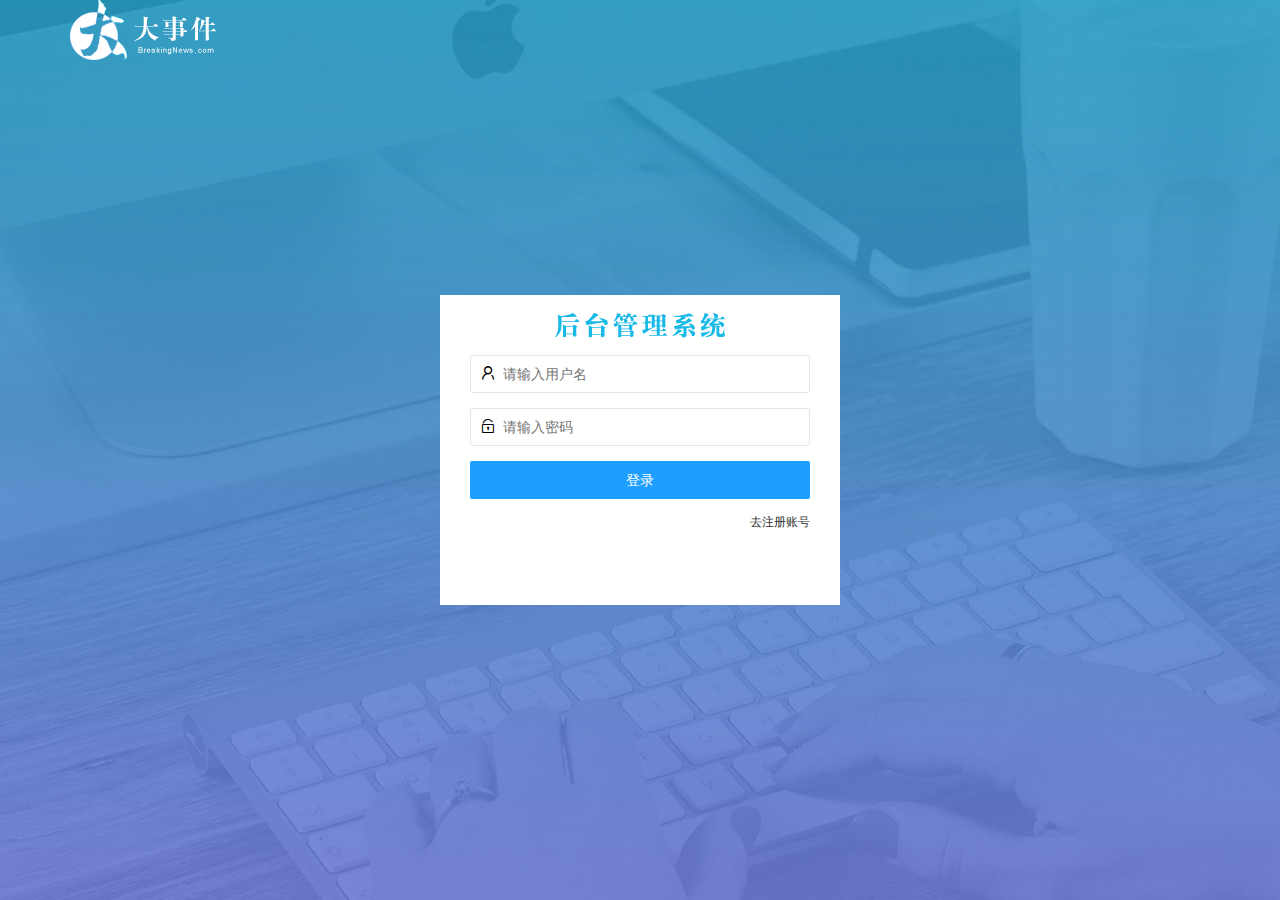
<file: login.html>
<!DOCTYPE html>
<html lang="en">

<head>
    <meta charset="UTF-8" />
    <meta http-equiv="X-UA-Compatible" content="IE=edge" />
    <meta name="viewport" content="width=device-width, initial-scale=1.0" />
    <title>大事件-登录</title>
    <!-- 导入 LayUI 样式 -->
    <link rel="stylesheet" href="/assets/lib/layui/css/layui.css" />
    <!-- 导入自定义样式 -->
    <link rel="stylesheet" href="/assets/css/login.css" />
</head>

<body>
    <!-- 头部 logo 区域 -->
    <div class="layui-main">
        <img src="/assets/images/logo.png" alt="" />
    </div>

    <!-- 登录注册区域 -->
    <div class="loginAndRegBox">
        <!-- 登录标题 -->
        <div class="title-box"></div>
        <!-- 登录表单 -->
        <div class="login-box">
            <form class="layui-form" id="form_login">

                <!-- 用户名 -->
                <div class="layui-form-item">
                    <i class="layui-icon layui-icon-username"></i>
                    <input type="text" name="username" required lay-verify="required" placeholder="请输入用户名"
                        autocomplete="off" class="layui-input" />
                </div>

                <!-- 密码 -->
                <div class="layui-form-item">
                    <i class="layui-icon layui-icon-password"></i>
                    <input type="password" name="password" required lay-verify="required|pwd" placeholder="请输入密码"
                        autocomplete="off" class="layui-input" />
                </div>

                <!-- 登录按钮 -->
                <div class="layui-form-item">
                    <!-- 注意：表单提交按钮和普通按钮的区别，就是 lay-submit 属性 -->
                    <button class="layui-btn layui-btn-normal layui-btn-fluid" lay-submit>
                        登录
                    </button>
                </div>
                <div class="layui-form-item link">
                    <a href="javascript:;" id="link_reg">去注册账号</a>
                </div>
            </form>
        </div>
        <!-- 注册 -->
        <div class="reg-box">
            <form class="layui-form" id="form_reg">
                <!-- 用户名 -->
                <div class="layui-form-item">
                    <i class="layui-icon layui-icon-username"></i>
                    <input type="text" name="username" required lay-verify="required" placeholder="请输入用户名"
                        autocomplete="off" class="layui-input" />
                </div>

                <!-- 密码 -->
                <div class="layui-form-item">
                    <i class="layui-icon layui-icon-password"></i>
                    <input type="password" name="password" required lay-verify="required|pwd" placeholder="请输入密码"
                        autocomplete="off" class="layui-input" />
                </div>

                <!-- 确认密码 -->
                <div class="layui-form-item">
                    <i class="layui-icon layui-icon-password"></i>
                    <input type="password" name="repassword" required lay-verify="required|pwd|repwd" placeholder="再次确认密码"
                        autocomplete="off" class="layui-input" />
                </div>

                <!-- 注册按钮 -->
                <div class="layui-form-item">
                    <!-- 注意：表单提交按钮和普通按钮的区别，就是 lay-submit 属性 -->
                    <button class="layui-btn layui-btn-normal layui-btn-fluid" lay-submit>
                        注册
                    </button>
                </div>
                <div class="layui-form-item link">
                    <a href="javascript:;" id="link_login">去登录</a>
                </div>
            </form>
        </div>
    </div>
</body>
<script src="/assets/lib/layui/layui.all.js"></script>
<script src="/assets/lib/jquery.js"></script>
<script src="/assets/js/baseUrl.js"></script>
<script src="/assets/js/login.js"></script>

</html>
</file>
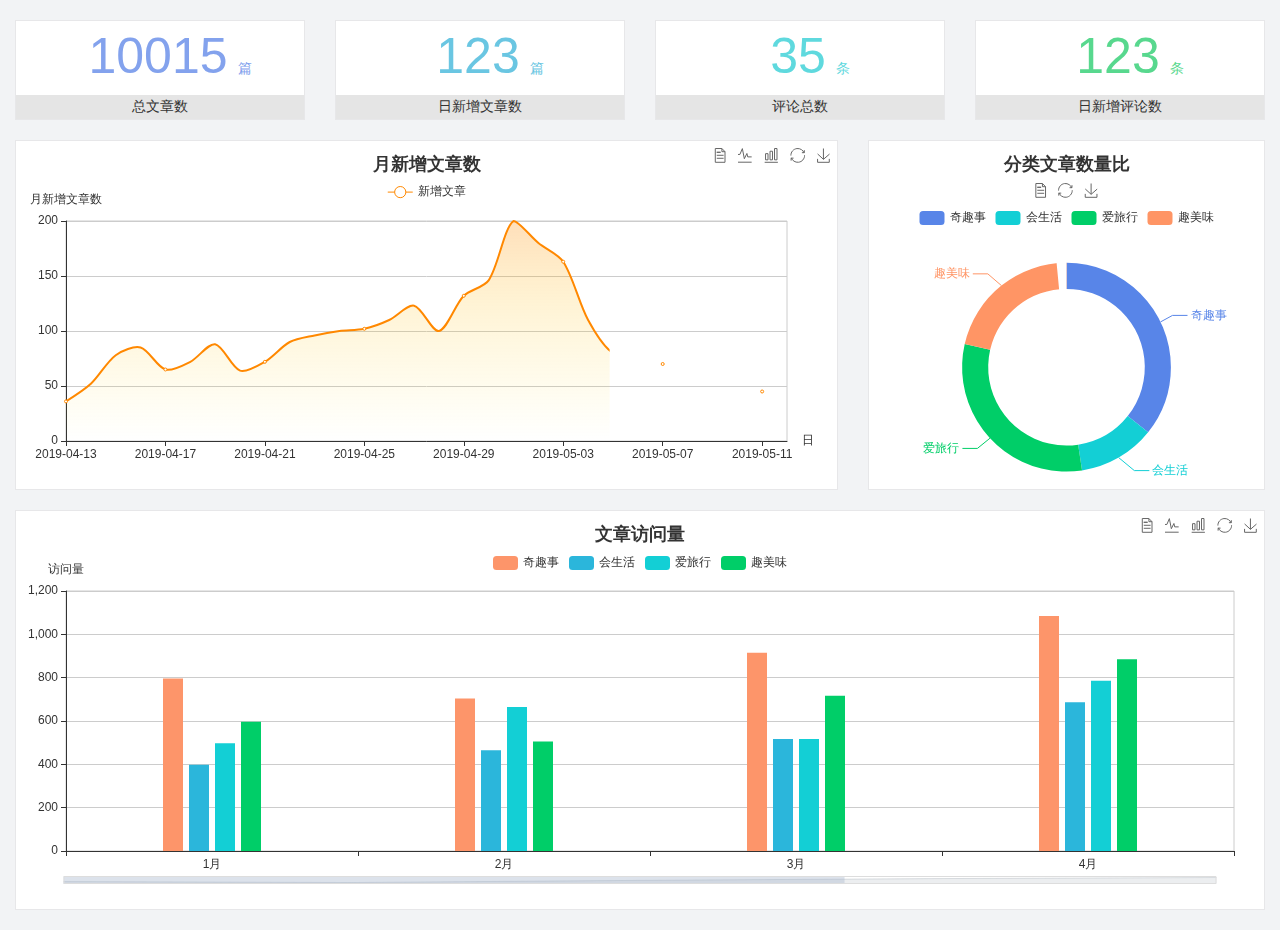
<file: home/dashboard.html>
<!DOCTYPE html>
<html lang="en">

<head>
  <meta charset="UTF-8">
  <meta name="viewport" content="width=device-width, initial-scale=1.0">
  <meta http-equiv="X-UA-Compatible" content="ie=edge">
  <title>图表统计</title>
  <link rel="stylesheet" href="../../assets/lib/bootstrap.css" />
  <link rel="stylesheet" href="../../assets/lib/main.css" />
  <script src="../../assets/lib/jquery.js"></script>
  <script type="text/javascript" src="../../assets/lib/echarts.min.js"></script>
</head>

<body>
  <div class="container-fluid">
    <div class="row spannel_list">
      <div class="col-sm-3 col-xs-6">
        <div class="spannel">
          <em>10015</em><span>篇</span>
          <b>总文章数</b>
        </div>
      </div>
      <div class="col-sm-3 col-xs-6">
        <div class="spannel scolor01">
          <em>123</em><span>篇</span>
          <b>日新增文章数</b>
        </div>
      </div>
      <div class="col-sm-3 col-xs-6">
        <div class="spannel scolor02">
          <em>35</em><span>条</span>
          <b>评论总数</b>
        </div>
      </div>
      <div class="col-sm-3 col-xs-6">
        <div class="spannel scolor03">
          <em>123</em><span>条</span>
          <b>日新增评论数</b>
        </div>
      </div>
    </div>
  </div>

  <div class="container-fluid">
    <div class="row curve-pie">
      <div class="col-lg-8 col-md-8">
        <div class="gragh_pannel" id="curve_show"></div>
      </div>
      <div class="col-lg-4 col-md-4">
        <div class="gragh_pannel" id="pie_show"></div>
      </div>
    </div>
  </div>

  <div class="container-fluid">
    <div class="column_pannel" id="column_show"></div>
  </div>

  <script>
    var oChart = echarts.init(document.getElementById('curve_show'));
    var aList_all = [
      { 'count': 36, 'date': '2019-04-13' },
      { 'count': 52, 'date': '2019-04-14' },
      { 'count': 78, 'date': '2019-04-15' },
      { 'count': 85, 'date': '2019-04-16' },
      { 'count': 65, 'date': '2019-04-17' },
      { 'count': 72, 'date': '2019-04-18' },
      { 'count': 88, 'date': '2019-04-19' },
      { 'count': 64, 'date': '2019-04-20' },
      { 'count': 72, 'date': '2019-04-21' },
      { 'count': 90, 'date': '2019-04-22' },
      { 'count': 96, 'date': '2019-04-23' },
      { 'count': 100, 'date': '2019-04-24' },
      { 'count': 102, 'date': '2019-04-25' },
      { 'count': 110, 'date': '2019-04-26' },
      { 'count': 123, 'date': '2019-04-27' },
      { 'count': 100, 'date': '2019-04-28' },
      { 'count': 132, 'date': '2019-04-29' },
      { 'count': 146, 'date': '2019-04-30' },
      { 'count': 200, 'date': '2019-05-01' },
      { 'count': 180, 'date': '2019-05-02' },
      { 'count': 163, 'date': '2019-05-03' },
      { 'count': 110, 'date': '2019-05-04' },
      { 'count': 80, 'date': '2019-05-05' },
      { 'count': 82, 'date': '2019-05-06' },
      { 'count': 70, 'date': '2019-05-07' },
      { 'count': 65, 'date': '2019-05-08' },
      { 'count': 54, 'date': '2019-05-09' },
      { 'count': 40, 'date': '2019-05-10' },
      { 'count': 45, 'date': '2019-05-11' },
      { 'count': 38, 'date': '2019-05-12' },
    ];

    let aCount = [];
    let aDate = [];

    for (var i = 0; i < aList_all.length; i++) {
      aCount.push(aList_all[i].count);
      aDate.push(aList_all[i].date);
    }

    var chartopt = {
      title: {
        text: '月新增文章数',
        left: 'center',
        top: '10'
      },
      tooltip: {
        trigger: 'axis'
      },
      legend: {
        data: ['新增文章'],
        top: '40'
      },
      toolbox: {
        show: true,
        feature: {
          mark: { show: true },
          dataView: { show: true, readOnly: false },
          magicType: { show: true, type: ['line', 'bar'] },
          restore: { show: true },
          saveAsImage: { show: true }
        }
      },
      calculable: true,
      xAxis: [
        {
          name: '日',
          type: 'category',
          boundaryGap: false,
          data: aDate
        }
      ],
      yAxis: [
        {
          name: '月新增文章数',
          type: 'value'
        }
      ],
      series: [
        {
          name: '新增文章',
          type: 'line',
          smooth: true,
          itemStyle: { normal: { areaStyle: { type: 'default' }, color: '#f80' }, lineStyle: { color: '#f80' } },
          data: aCount
        }],
      areaStyle: {
        normal: {
          color: new echarts.graphic.LinearGradient(0, 0, 0, 1, [{
            offset: 0,
            color: 'rgba(255,136,0,0.39)'
          }, {
            offset: .34,
            color: 'rgba(255,180,0,0.25)'
          }, {
            offset: 1,
            color: 'rgba(255,222,0,0.00)'
          }])

        }
      },
      grid: {
        show: true,
        x: 50,
        x2: 50,
        y: 80,
        height: 220
      }
    };

    oChart.setOption(chartopt);


    var oPie = echarts.init(document.getElementById('pie_show'));
    var oPieopt =
    {
      title: {
        top: 10,
        text: '分类文章数量比',
        x: 'center'
      },
      tooltip: {
        trigger: 'item',
        formatter: "{a} <br/>{b} : {c} ({d}%)"
      },
      color: ['#5885e8', '#13cfd5', '#00ce68', '#ff9565'],
      legend: {
        x: 'center',
        top: 65,
        data: ['奇趣事', '会生活', '爱旅行', '趣美味']
      },
      toolbox: {
        show: true,
        x: 'center',
        top: 35,
        feature: {
          mark: { show: true },
          dataView: { show: true, readOnly: false },
          magicType: {
            show: true,
            type: ['pie', 'funnel'],
            option: {
              funnel: {
                x: '25%',
                width: '50%',
                funnelAlign: 'left',
                max: 1548
              }
            }
          },
          restore: { show: true },
          saveAsImage: { show: true }
        }
      },
      calculable: true,
      series: [
        {
          name: '访问来源',
          type: 'pie',
          radius: ['45%', '60%'],
          center: ['50%', '65%'],
          data: [
            { value: 300, name: '奇趣事' },
            { value: 100, name: '会生活' },
            { value: 260, name: '爱旅行' },
            { value: 180, name: '趣美味' }
          ]
        }
      ]
    };
    oPie.setOption(oPieopt);



    var oColumn = this.echarts.init(document.getElementById('column_show'));
    var oColumnopt =
    {
      title: {
        text: '文章访问量',
        left: 'center',
        top: '10'
      },
      tooltip: {
        trigger: 'axis'
      },
      legend: {
        data: ['奇趣事', '会生活', '爱旅行', '趣美味'],
        top: '40'
      },
      toolbox: {
        show: true,
        feature: {
          mark: { show: true },
          dataView: { show: true, readOnly: false },
          magicType: { show: true, type: ['line', 'bar'] },
          restore: { show: true },
          saveAsImage: { show: true }
        }
      },
      calculable: true,
      xAxis: [
        {
          type: 'category',
          data: ['1月', '2月', '3月', '4月', '5月']
        }
      ],
      yAxis: [
        {
          name: '访问量',
          type: 'value'
        }
      ],
      series: [
        {
          name: '奇趣事',
          type: 'bar',
          barWidth: 20,
          itemStyle: {
            normal: { areaStyle: { type: 'default' }, color: '#fd956a' }
          },
          data: [800, 708, 920, 1090, 1200]
        },
        {
          name: '会生活',
          type: 'bar',
          barWidth: 20,
          itemStyle: {
            normal: { areaStyle: { type: 'default' }, color: '#2bb6db' }
          },
          data: [400, 468, 520, 690, 800]
        },
        {
          name: '爱旅行',
          type: 'bar',
          barWidth: 20,
          itemStyle: {
            normal: { areaStyle: { type: 'default' }, color: '#13cfd5' }
          },
          data: [500, 668, 520, 790, 900]
        },
        {
          name: '趣美味',
          type: 'bar',
          barWidth: 20,
          itemStyle: {
            normal: { areaStyle: { type: 'default' }, color: '#00ce68' }
          },
          data: [600, 508, 720, 890, 1000]
        }
      ],
      grid: {
        show: true,
        x: 50,
        x2: 30,
        y: 80,
        height: 260
      },
      dataZoom: [//给x轴设置滚动条
        {
          start: 0,//默认为0
          end: 100 - 1000 / 31,//默认为100
          type: 'slider',
          show: true,
          xAxisIndex: [0],
          handleSize: 0,//滑动条的 左右2个滑动条的大小
          height: 8,//组件高度
          left: 45, //左边的距离
          right: 50,//右边的距离
          bottom: 26,//右边的距离
          handleColor: '#ddd',//h滑动图标的颜色
          handleStyle: {
            borderColor: "#cacaca",
            borderWidth: "1",
            shadowBlur: 2,
            background: "#ddd",
            shadowColor: "#ddd",
          }
        }]
    };
    oColumn.setOption(oColumnopt);
  </script>
</body>

</html>
</file>
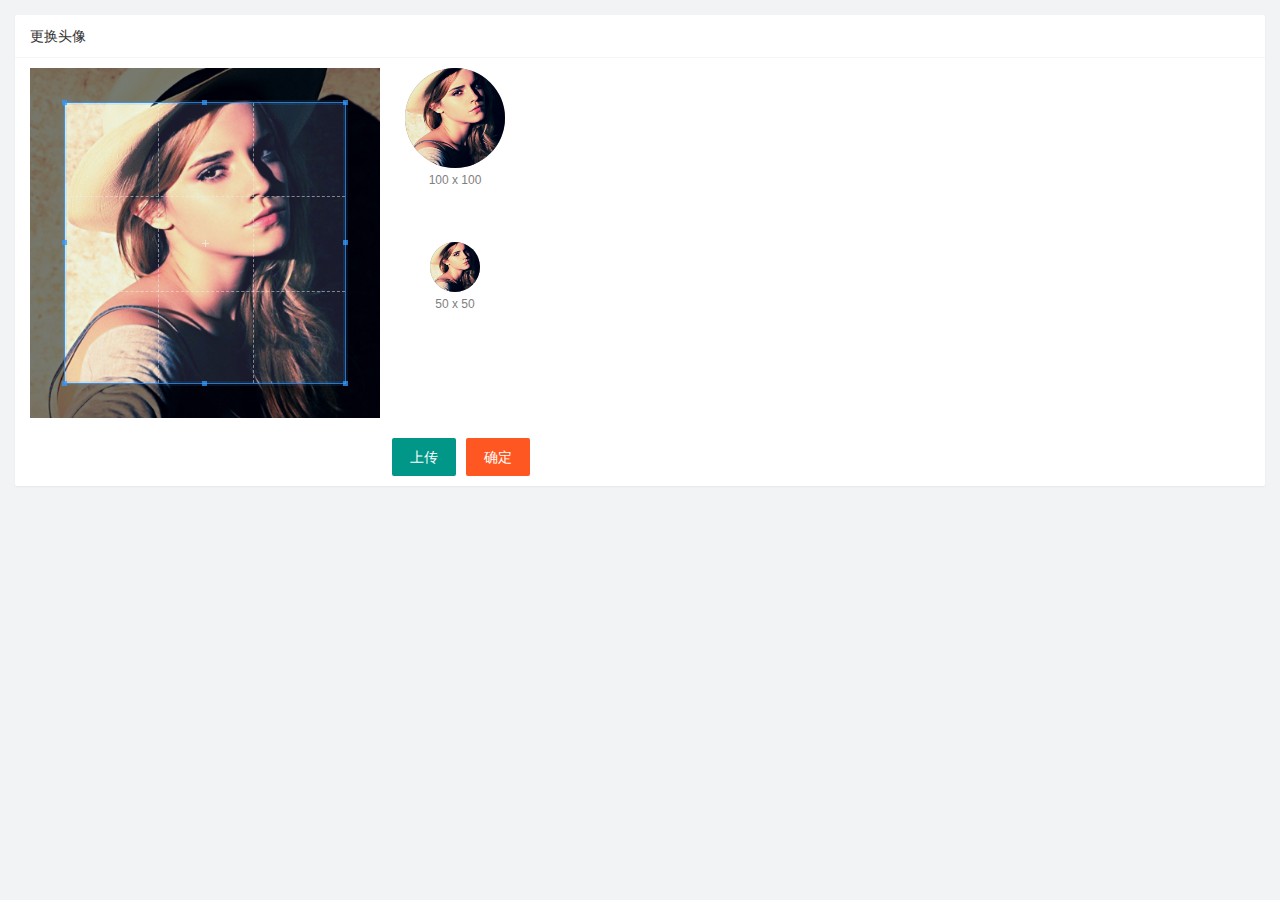
<file: user/user_avatar.html>
<!DOCTYPE html>
<html lang="en">

<head>
    <meta charset="UTF-8" />
    <meta http-equiv="X-UA-Compatible" content="IE=edge" />
    <meta name="viewport" content="width=device-width, initial-scale=1.0" />
    <title>Document</title>
    <link rel="stylesheet" href="/assets/lib/layui/css/layui.css" />
    <link rel="stylesheet" href="/assets/lib/cropper/cropper.css" />
    <link rel="stylesheet" href="/assets/css/user/user_avatar.css" />
</head>

<body>
    <div class="layui-card">
        <div class="layui-card-header">更换头像</div>
        <div class="layui-card-body">
            <!-- 第一行的图片裁剪和预览区域 -->
            <div class="row1">
                <!-- 图片裁剪区域 -->
                <div class="cropper-box">
                    <!-- 这个 img 标签很重要，将来会把它初始化为裁剪区域 -->
                    <img id="image" src="/assets/images/sample.jpg" />
                </div>
                <!-- 图片的预览区域 -->
                <div class="preview-box">
                    <div>
                        <!-- 宽高为 100px 的预览区域 -->
                        <div class="img-preview w100"></div>
                        <p class="size">100 x 100</p>
                    </div>
                    <div>
                        <!-- 宽高为 50px 的预览区域 -->
                        <div class="img-preview w50"></div>
                        <p class="size">50 x 50</p>
                    </div>
                </div>
            </div>
            <!-- 第二行的按钮区域 -->
            <div class="row2">
                <input type="file" id="file" accept="image/png,image/jpeg" />
                <button type="button" class="layui-btn" id="btnChooseImage">上传</button>
                <button type="button" class="layui-btn layui-btn-danger" id="btnUpload">确定</button>
            </div>
        </div>
    </div>
</body>
<script src="/assets/lib/layui/layui.all.js"></script>
<script src="/assets/lib/jquery.js"></script>
<script src="/assets/lib/cropper/Cropper.js"></script>
<script src="/assets/lib/cropper/jquery-cropper.js"></script>
<script src="/assets/js/baseUrl.js"></script>
<script src="/assets/js/user/user_avatar.js"></script>

</html>
</file>
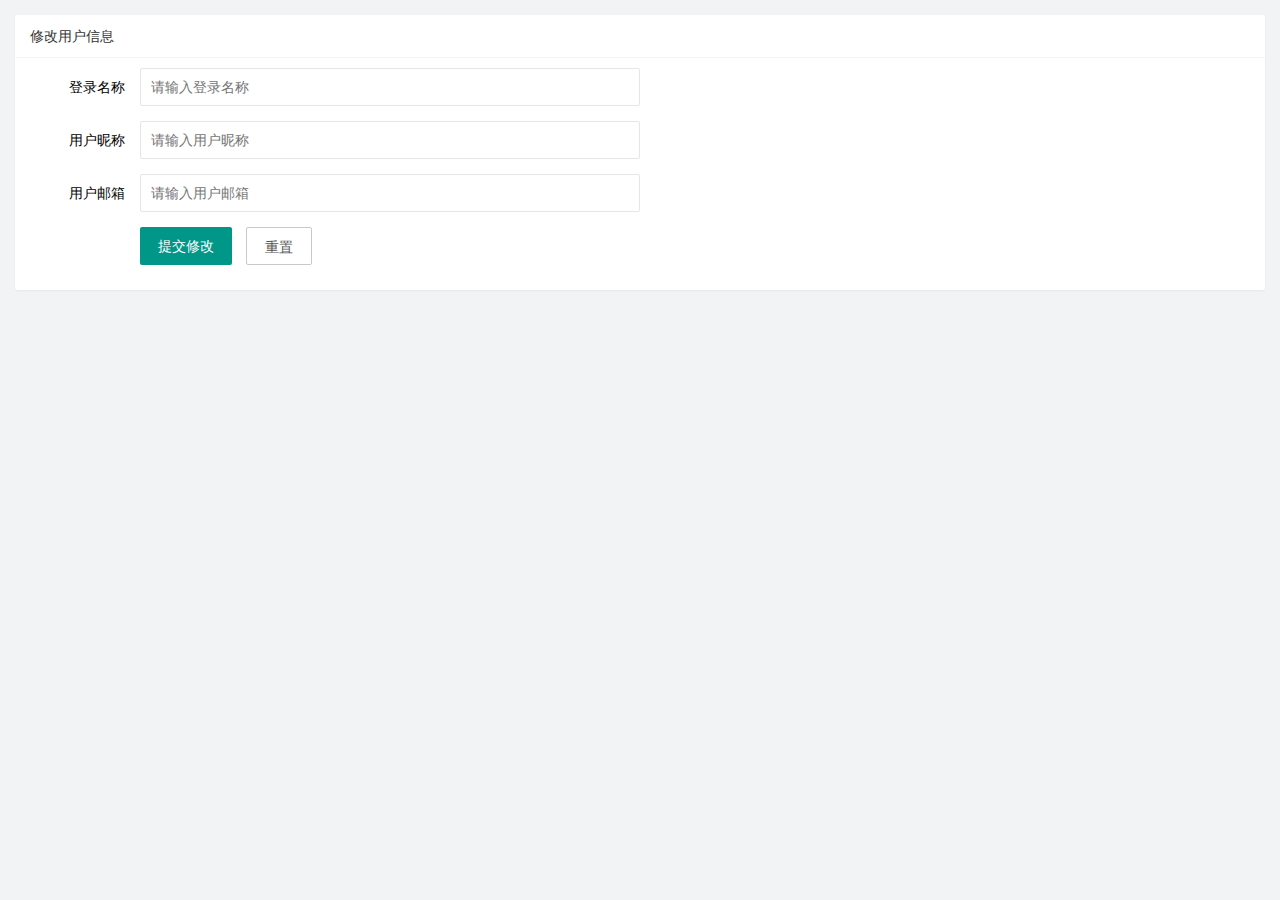
<file: user/user_info.html>
<!DOCTYPE html>
<html lang="en">

<head>
    <meta charset="UTF-8" />
    <meta http-equiv="X-UA-Compatible" content="IE=edge" />
    <meta name="viewport" content="width=device-width, initial-scale=1.0" />
    <title>Document</title>
    <link rel="stylesheet" href="/assets/lib/layui/css/layui.css">
    <link rel="stylesheet" href="/assets/css/user/user_info.css" />
</head>

<body>
    <div class="layui-card">
        <div class="layui-card-header">修改用户信息</div>
        <div class="layui-card-body">
            <!-- form 表单 -->
            <form class="layui-form" lay-filter="formUserInfo">
                <!-- 隐藏域 -->
                <input type="hidden" name="id">
                <div class="layui-form-item">
                    <label class="layui-form-label">登录名称</label>
                    <div class="layui-input-block">
                        <input type="text" name="username" required readonly lay-verify="required" placeholder="请输入登录名称"
                            autocomplete="off" class="layui-input" />
                    </div>
                </div>
                <div class="layui-form-item">
                    <label class="layui-form-label">用户昵称</label>
                    <div class="layui-input-block">
                        <input type="text" name="nickname" required lay-verify="required|nickname" placeholder="请输入用户昵称"
                            autocomplete="off" class="layui-input" />
                    </div>
                </div>
                <div class="layui-form-item">
                    <label class="layui-form-label">用户邮箱</label>
                    <div class="layui-input-block">
                        <input type="text" name="email" required lay-verify="required|email" placeholder="请输入用户邮箱"
                            autocomplete="off" class="layui-input" />
                    </div>
                </div>
                <div class="layui-form-item">
                    <div class="layui-input-block">
                        <button class="layui-btn" lay-submit lay-filter="formDemo" id="btnSubmit">提交修改</button>
                        <button type="reset" class="layui-btn layui-btn-primary" id="btnReset">重置</button>
                    </div>
                </div>
            </form>
        </div>
    </div>
</body>
<script src="/assets/lib/layui/layui.all.js"></script>
<script src="/assets/lib/jquery.js"></script>
<script src="/assets/js/baseUrl.js"></script>
<script src="/assets/js/user/user_info.js"></script>


</html>
</file>
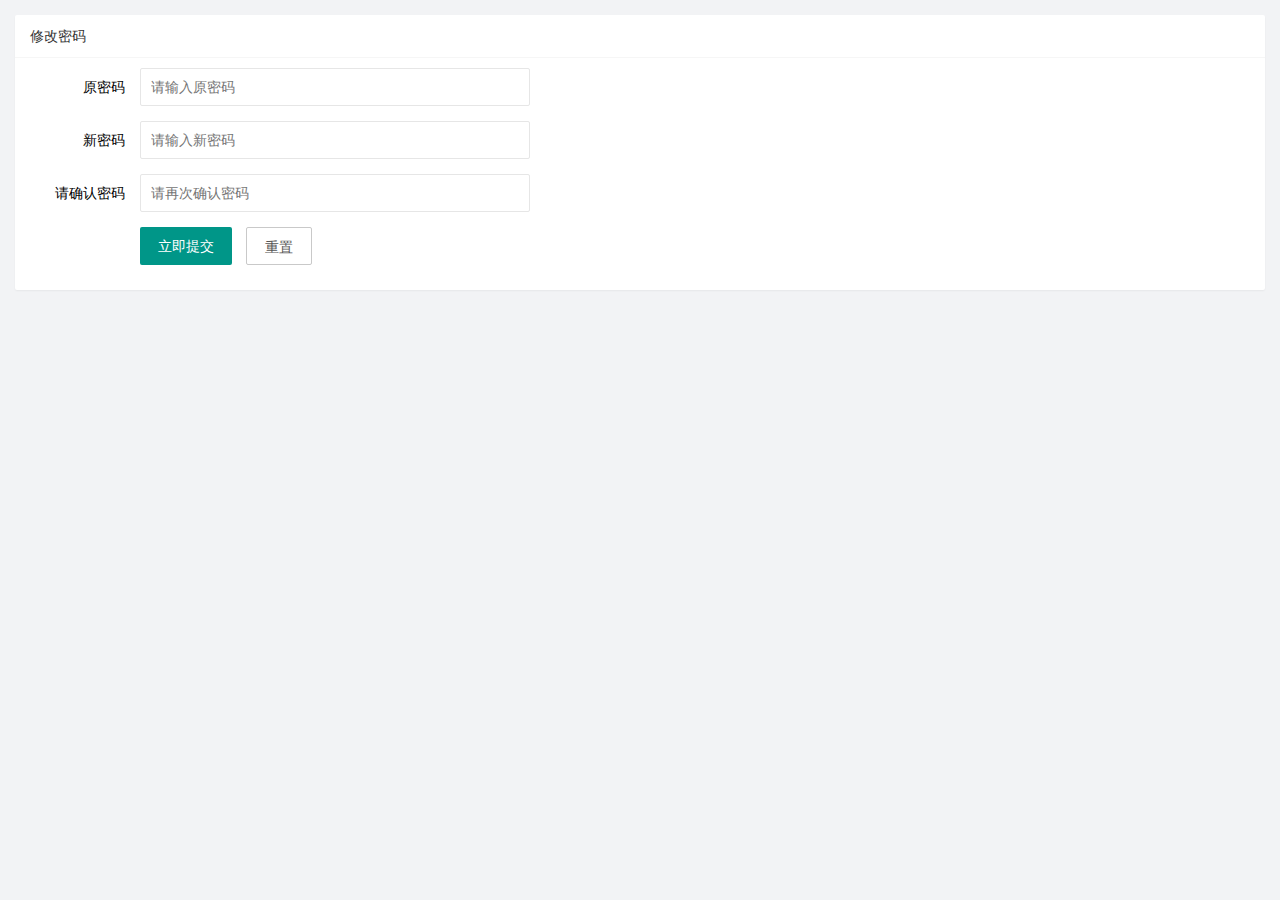
<file: user/user_pwd.html>
<!DOCTYPE html>
<html lang="en">

<head>
    <meta charset="UTF-8" />
    <meta http-equiv="X-UA-Compatible" content="IE=edge" />
    <meta name="viewport" content="width=device-width, initial-scale=1.0" />
    <title>Document</title>
    <link rel="stylesheet" href="/assets/lib/layui/css/layui.css" />
    <link rel="stylesheet" href="/assets/css/user/user_pwd.css" />
</head>

<body>
    <div class="layui-card">
        <div class="layui-card-header">修改密码</div>
        <div class="layui-card-body">
            <form class="layui-form" action="">
                <div class="layui-form-item">
                    <label class="layui-form-label">原密码</label>
                    <div class="layui-input-block">
                        <input type="password" name="oldPwd" required lay-verify="required|pwd" placeholder="请输入原密码"
                            autocomplete="off" class="layui-input" />
                    </div>
                </div>
                <div class="layui-form-item">
                    <label class="layui-form-label">新密码</label>
                    <div class="layui-input-block">
                        <input type="password" name="newPwd" required lay-verify="required|pwd|samePwd" placeholder="请输入新密码"
                            autocomplete="off" class="layui-input" />
                    </div>
                </div>
                <div class="layui-form-item">
                    <label class="layui-form-label">请确认密码</label>
                    <div class="layui-input-block">
                        <input type="password" name="rePwd" required lay-verify="required|pwd|repwd" placeholder="请再次确认密码"
                            autocomplete="off" class="layui-input" />
                    </div>
                </div>
                <div class="layui-form-item">
                    <div class="layui-input-block">
                        <button class="layui-btn" lay-submit lay-filter="formDemo">
                            立即提交
                        </button>
                        <button type="reset" class="layui-btn layui-btn-primary">
                            重置
                        </button>
                    </div>
                </div>
            </form>
        </div>
    </div>
</body>
<!-- 导入 layui 的 js -->
<script src="/assets/lib/layui/layui.all.js"></script>
<!-- 导入 jQuery -->
<script src="/assets/lib/jquery.js"></script>
<!-- 导入 baseAPI -->
<script src="/assets/js/baseUrl.js"></script>
<!-- 导入自己的 js -->
<script src="/assets/js/user/user_pwd.js"></script>

</html>
</file>
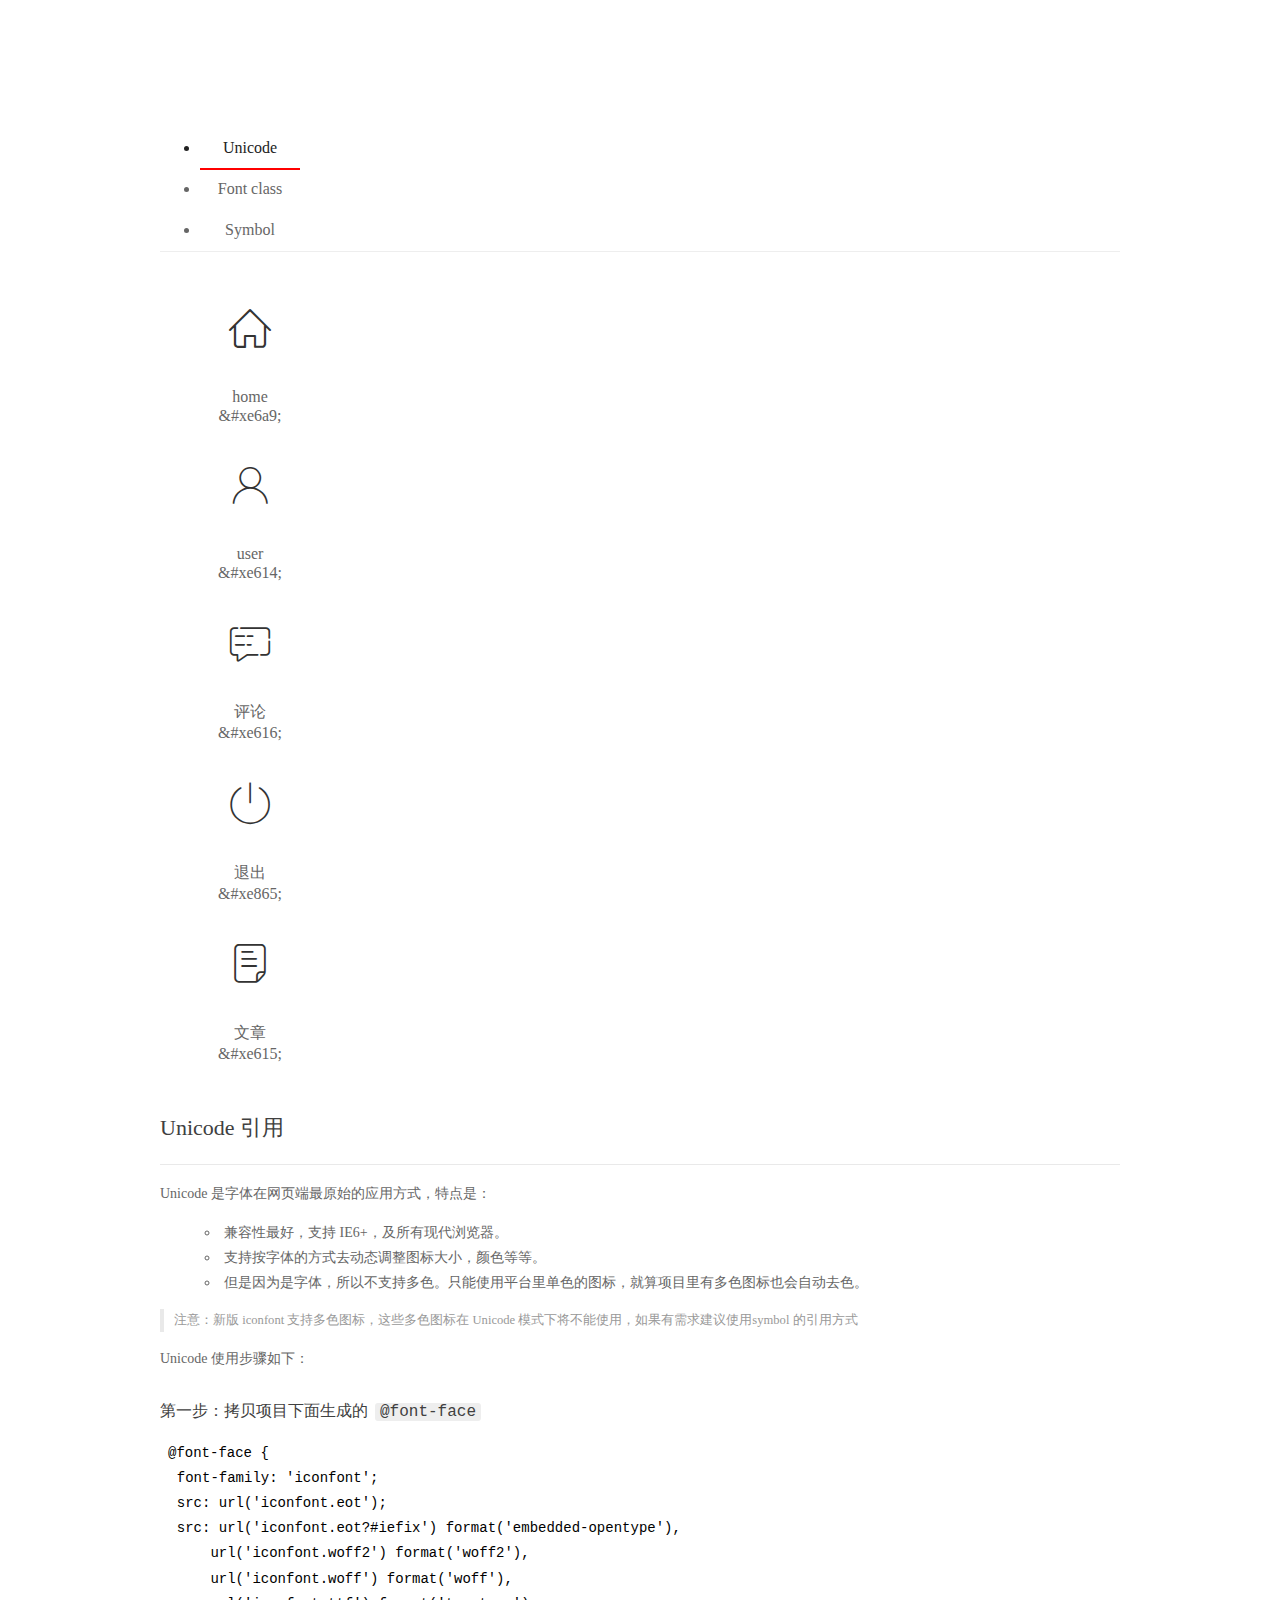
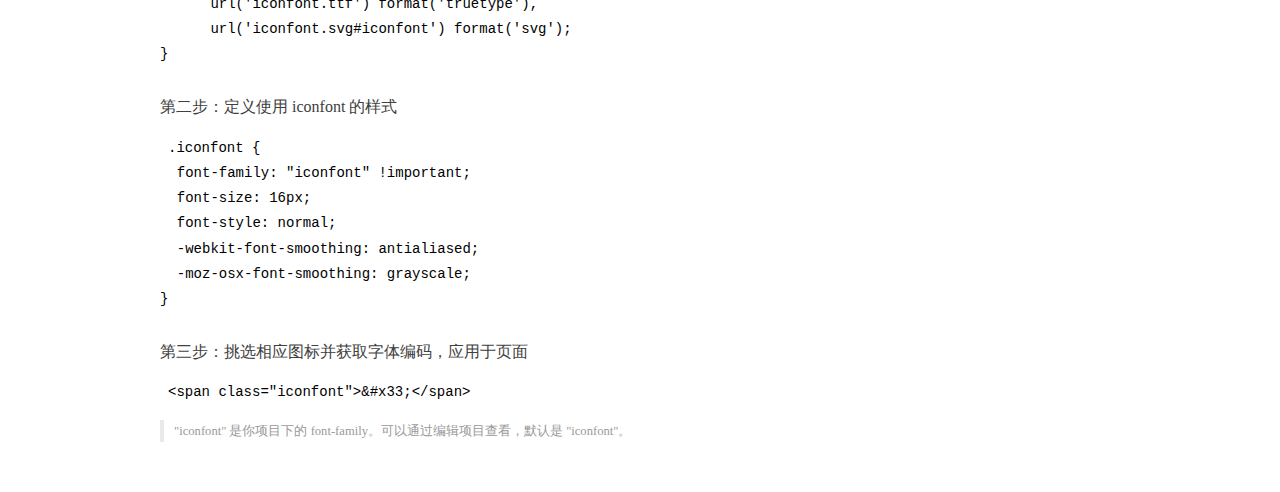
<file: assets/fonts/demo_index.html>
<!DOCTYPE html>
<html>
<head>
  <meta charset="utf-8"/>
  <title>IconFont Demo</title>
  <link rel="shortcut icon" href="https://gtms04.alicdn.com/tps/i4/TB1_oz6GVXXXXaFXpXXJDFnIXXX-64-64.ico" type="image/x-icon"/>
  <link rel="stylesheet" href="https://g.alicdn.com/thx/cube/1.3.2/cube.min.css">
  <link rel="stylesheet" href="demo.css">
  <link rel="stylesheet" href="iconfont.css">
  <script src="iconfont.js"></script>
  <!-- jQuery -->
  <script src="https://a1.alicdn.com/oss/uploads/2018/12/26/7bfddb60-08e8-11e9-9b04-53e73bb6408b.js"></script>
  <!-- 代码高亮 -->
  <script src="https://a1.alicdn.com/oss/uploads/2018/12/26/a3f714d0-08e6-11e9-8a15-ebf944d7534c.js"></script>
</head>
<body>
  <div class="main">
    <h1 class="logo"><a href="https://www.iconfont.cn/" title="iconfont 首页" target="_blank">&#xe86b;</a></h1>
    <div class="nav-tabs">
      <ul id="tabs" class="dib-box">
        <li class="dib active"><span>Unicode</span></li>
        <li class="dib"><span>Font class</span></li>
        <li class="dib"><span>Symbol</span></li>
      </ul>
      
    </div>
    <div class="tab-container">
      <div class="content unicode" style="display: block;">
          <ul class="icon_lists dib-box">
          
            <li class="dib">
              <span class="icon iconfont">&#xe6a9;</span>
                <div class="name">home</div>
                <div class="code-name">&amp;#xe6a9;</div>
              </li>
          
            <li class="dib">
              <span class="icon iconfont">&#xe614;</span>
                <div class="name">user</div>
                <div class="code-name">&amp;#xe614;</div>
              </li>
          
            <li class="dib">
              <span class="icon iconfont">&#xe616;</span>
                <div class="name">评论</div>
                <div class="code-name">&amp;#xe616;</div>
              </li>
          
            <li class="dib">
              <span class="icon iconfont">&#xe865;</span>
                <div class="name">退出</div>
                <div class="code-name">&amp;#xe865;</div>
              </li>
          
            <li class="dib">
              <span class="icon iconfont">&#xe615;</span>
                <div class="name">文章</div>
                <div class="code-name">&amp;#xe615;</div>
              </li>
          
          </ul>
          <div class="article markdown">
          <h2 id="unicode-">Unicode 引用</h2>
          <hr>

          <p>Unicode 是字体在网页端最原始的应用方式，特点是：</p>
          <ul>
            <li>兼容性最好，支持 IE6+，及所有现代浏览器。</li>
            <li>支持按字体的方式去动态调整图标大小，颜色等等。</li>
            <li>但是因为是字体，所以不支持多色。只能使用平台里单色的图标，就算项目里有多色图标也会自动去色。</li>
          </ul>
          <blockquote>
            <p>注意：新版 iconfont 支持多色图标，这些多色图标在 Unicode 模式下将不能使用，如果有需求建议使用symbol 的引用方式</p>
          </blockquote>
          <p>Unicode 使用步骤如下：</p>
          <h3 id="-font-face">第一步：拷贝项目下面生成的 <code>@font-face</code></h3>
<pre><code class="language-css"
>@font-face {
  font-family: 'iconfont';
  src: url('iconfont.eot');
  src: url('iconfont.eot?#iefix') format('embedded-opentype'),
      url('iconfont.woff2') format('woff2'),
      url('iconfont.woff') format('woff'),
      url('iconfont.ttf') format('truetype'),
      url('iconfont.svg#iconfont') format('svg');
}
</code></pre>
          <h3 id="-iconfont-">第二步：定义使用 iconfont 的样式</h3>
<pre><code class="language-css"
>.iconfont {
  font-family: "iconfont" !important;
  font-size: 16px;
  font-style: normal;
  -webkit-font-smoothing: antialiased;
  -moz-osx-font-smoothing: grayscale;
}
</code></pre>
          <h3 id="-">第三步：挑选相应图标并获取字体编码，应用于页面</h3>
<pre>
<code class="language-html"
>&lt;span class="iconfont"&gt;&amp;#x33;&lt;/span&gt;
</code></pre>
          <blockquote>
            <p>"iconfont" 是你项目下的 font-family。可以通过编辑项目查看，默认是 "iconfont"。</p>
          </blockquote>
          </div>
      </div>
      <div class="content font-class">
        <ul class="icon_lists dib-box">
          
          <li class="dib">
            <span class="icon iconfont icon-home"></span>
            <div class="name">
              home
            </div>
            <div class="code-name">.icon-home
            </div>
          </li>
          
          <li class="dib">
            <span class="icon iconfont icon-user"></span>
            <div class="name">
              user
            </div>
            <div class="code-name">.icon-user
            </div>
          </li>
          
          <li class="dib">
            <span class="icon iconfont icon-pinglun"></span>
            <div class="name">
              评论
            </div>
            <div class="code-name">.icon-pinglun
            </div>
          </li>
          
          <li class="dib">
            <span class="icon iconfont icon-tuichu"></span>
            <div class="name">
              退出
            </div>
            <div class="code-name">.icon-tuichu
            </div>
          </li>
          
          <li class="dib">
            <span class="icon iconfont icon-16"></span>
            <div class="name">
              文章
            </div>
            <div class="code-name">.icon-16
            </div>
          </li>
          
        </ul>
        <div class="article markdown">
        <h2 id="font-class-">font-class 引用</h2>
        <hr>

        <p>font-class 是 Unicode 使用方式的一种变种，主要是解决 Unicode 书写不直观，语意不明确的问题。</p>
        <p>与 Unicode 使用方式相比，具有如下特点：</p>
        <ul>
          <li>兼容性良好，支持 IE8+，及所有现代浏览器。</li>
          <li>相比于 Unicode 语意明确，书写更直观。可以很容易分辨这个 icon 是什么。</li>
          <li>因为使用 class 来定义图标，所以当要替换图标时，只需要修改 class 里面的 Unicode 引用。</li>
          <li>不过因为本质上还是使用的字体，所以多色图标还是不支持的。</li>
        </ul>
        <p>使用步骤如下：</p>
        <h3 id="-fontclass-">第一步：引入项目下面生成的 fontclass 代码：</h3>
<pre><code class="language-html">&lt;link rel="stylesheet" href="./iconfont.css"&gt;
</code></pre>
        <h3 id="-">第二步：挑选相应图标并获取类名，应用于页面：</h3>
<pre><code class="language-html">&lt;span class="iconfont icon-xxx"&gt;&lt;/span&gt;
</code></pre>
        <blockquote>
          <p>"
            iconfont" 是你项目下的 font-family。可以通过编辑项目查看，默认是 "iconfont"。</p>
        </blockquote>
      </div>
      </div>
      <div class="content symbol">
          <ul class="icon_lists dib-box">
          
            <li class="dib">
                <svg class="icon svg-icon" aria-hidden="true">
                  <use xlink:href="#icon-home"></use>
                </svg>
                <div class="name">home</div>
                <div class="code-name">#icon-home</div>
            </li>
          
            <li class="dib">
                <svg class="icon svg-icon" aria-hidden="true">
                  <use xlink:href="#icon-user"></use>
                </svg>
                <div class="name">user</div>
                <div class="code-name">#icon-user</div>
            </li>
          
            <li class="dib">
                <svg class="icon svg-icon" aria-hidden="true">
                  <use xlink:href="#icon-pinglun"></use>
                </svg>
                <div class="name">评论</div>
                <div class="code-name">#icon-pinglun</div>
            </li>
          
            <li class="dib">
                <svg class="icon svg-icon" aria-hidden="true">
                  <use xlink:href="#icon-tuichu"></use>
                </svg>
                <div class="name">退出</div>
                <div class="code-name">#icon-tuichu</div>
            </li>
          
            <li class="dib">
                <svg class="icon svg-icon" aria-hidden="true">
                  <use xlink:href="#icon-16"></use>
                </svg>
                <div class="name">文章</div>
                <div class="code-name">#icon-16</div>
            </li>
          
          </ul>
          <div class="article markdown">
          <h2 id="symbol-">Symbol 引用</h2>
          <hr>

          <p>这是一种全新的使用方式，应该说这才是未来的主流，也是平台目前推荐的用法。相关介绍可以参考这篇<a href="">文章</a>
            这种用法其实是做了一个 SVG 的集合，与另外两种相比具有如下特点：</p>
          <ul>
            <li>支持多色图标了，不再受单色限制。</li>
            <li>通过一些技巧，支持像字体那样，通过 <code>font-size</code>, <code>color</code> 来调整样式。</li>
            <li>兼容性较差，支持 IE9+，及现代浏览器。</li>
            <li>浏览器渲染 SVG 的性能一般，还不如 png。</li>
          </ul>
          <p>使用步骤如下：</p>
          <h3 id="-symbol-">第一步：引入项目下面生成的 symbol 代码：</h3>
<pre><code class="language-html">&lt;script src="./iconfont.js"&gt;&lt;/script&gt;
</code></pre>
          <h3 id="-css-">第二步：加入通用 CSS 代码（引入一次就行）：</h3>
<pre><code class="language-html">&lt;style&gt;
.icon {
  width: 1em;
  height: 1em;
  vertical-align: -0.15em;
  fill: currentColor;
  overflow: hidden;
}
&lt;/style&gt;
</code></pre>
          <h3 id="-">第三步：挑选相应图标并获取类名，应用于页面：</h3>
<pre><code class="language-html">&lt;svg class="icon" aria-hidden="true"&gt;
  &lt;use xlink:href="#icon-xxx"&gt;&lt;/use&gt;
&lt;/svg&gt;
</code></pre>
          </div>
      </div>

    </div>
  </div>
  <script>
  $(document).ready(function () {
      $('.tab-container .content:first').show()

      $('#tabs li').click(function (e) {
        var tabContent = $('.tab-container .content')
        var index = $(this).index()

        if ($(this).hasClass('active')) {
          return
        } else {
          $('#tabs li').removeClass('active')
          $(this).addClass('active')

          tabContent.hide().eq(index).fadeIn()
        }
      })
    })
  </script>
</body>
</html>
</file>
<file: assets/lib/layui/css/layui.css>
/** layui-v2.5.5 MIT License By https://www.layui.com */
 .layui-inline,img{display:inline-block;vertical-align:middle}h1,h2,h3,h4,h5,h6{font-weight:400}.layui-edge,.layui-header,.layui-inline,.layui-main{position:relative}.layui-body,.layui-edge,.layui-elip{overflow:hidden}.layui-btn,.layui-edge,.layui-inline,img{vertical-align:middle}.layui-btn,.layui-disabled,.layui-icon,.layui-unselect{-moz-user-select:none;-webkit-user-select:none;-ms-user-select:none}.layui-elip,.layui-form-checkbox span,.layui-form-pane .layui-form-label{text-overflow:ellipsis;white-space:nowrap}.layui-breadcrumb,.layui-tree-btnGroup{visibility:hidden}blockquote,body,button,dd,div,dl,dt,form,h1,h2,h3,h4,h5,h6,input,li,ol,p,pre,td,textarea,th,ul{margin:0;padding:0;-webkit-tap-highlight-color:rgba(0,0,0,0)}a:active,a:hover{outline:0}img{border:none}li{list-style:none}table{border-collapse:collapse;border-spacing:0}h4,h5,h6{font-size:100%}button,input,optgroup,option,select,textarea{font-family:inherit;font-size:inherit;font-style:inherit;font-weight:inherit;outline:0}pre{white-space:pre-wrap;white-space:-moz-pre-wrap;white-space:-pre-wrap;white-space:-o-pre-wrap;word-wrap:break-word}body{line-height:24px;font:14px Helvetica Neue,Helvetica,PingFang SC,Tahoma,Arial,sans-serif}hr{height:1px;margin:10px 0;border:0;clear:both}a{color:#333;text-decoration:none}a:hover{color:#777}a cite{font-style:normal;*cursor:pointer}.layui-border-box,.layui-border-box *{box-sizing:border-box}.layui-box,.layui-box *{box-sizing:content-box}.layui-clear{clear:both;*zoom:1}.layui-clear:after{content:'\20';clear:both;*zoom:1;display:block;height:0}.layui-inline{*display:inline;*zoom:1}.layui-edge{display:inline-block;width:0;height:0;border-width:6px;border-style:dashed;border-color:transparent}.layui-edge-top{top:-4px;border-bottom-color:#999;border-bottom-style:solid}.layui-edge-right{border-left-color:#999;border-left-style:solid}.layui-edge-bottom{top:2px;border-top-color:#999;border-top-style:solid}.layui-edge-left{border-right-color:#999;border-right-style:solid}.layui-disabled,.layui-disabled:hover{color:#d2d2d2!important;cursor:not-allowed!important}.layui-circle{border-radius:100%}.layui-show{display:block!important}.layui-hide{display:none!important}@font-face{font-family:layui-icon;src:url(../font/iconfont.eot?v=250);src:url(../font/iconfont.eot?v=250#iefix) format('embedded-opentype'),url(../font/iconfont.woff2?v=250) format('woff2'),url(../font/iconfont.woff?v=250) format('woff'),url(../font/iconfont.ttf?v=250) format('truetype'),url(../font/iconfont.svg?v=250#layui-icon) format('svg')}.layui-icon{font-family:layui-icon!important;font-size:16px;font-style:normal;-webkit-font-smoothing:antialiased;-moz-osx-font-smoothing:grayscale}.layui-icon-reply-fill:before{content:"\e611"}.layui-icon-set-fill:before{content:"\e614"}.layui-icon-menu-fill:before{content:"\e60f"}.layui-icon-search:before{content:"\e615"}.layui-icon-share:before{content:"\e641"}.layui-icon-set-sm:before{content:"\e620"}.layui-icon-engine:before{content:"\e628"}.layui-icon-close:before{content:"\1006"}.layui-icon-close-fill:before{content:"\1007"}.layui-icon-chart-screen:before{content:"\e629"}.layui-icon-star:before{content:"\e600"}.layui-icon-circle-dot:before{content:"\e617"}.layui-icon-chat:before{content:"\e606"}.layui-icon-release:before{content:"\e609"}.layui-icon-list:before{content:"\e60a"}.layui-icon-chart:before{content:"\e62c"}.layui-icon-ok-circle:before{content:"\1005"}.layui-icon-layim-theme:before{content:"\e61b"}.layui-icon-table:before{content:"\e62d"}.layui-icon-right:before{content:"\e602"}.layui-icon-left:before{content:"\e603"}.layui-icon-cart-simple:before{content:"\e698"}.layui-icon-face-cry:before{content:"\e69c"}.layui-icon-face-smile:before{content:"\e6af"}.layui-icon-survey:before{content:"\e6b2"}.layui-icon-tree:before{content:"\e62e"}.layui-icon-upload-circle:before{content:"\e62f"}.layui-icon-add-circle:before{content:"\e61f"}.layui-icon-download-circle:before{content:"\e601"}.layui-icon-templeate-1:before{content:"\e630"}.layui-icon-util:before{content:"\e631"}.layui-icon-face-surprised:before{content:"\e664"}.layui-icon-edit:before{content:"\e642"}.layui-icon-speaker:before{content:"\e645"}.layui-icon-down:before{content:"\e61a"}.layui-icon-file:before{content:"\e621"}.layui-icon-layouts:before{content:"\e632"}.layui-icon-rate-half:before{content:"\e6c9"}.layui-icon-add-circle-fine:before{content:"\e608"}.layui-icon-prev-circle:before{content:"\e633"}.layui-icon-read:before{content:"\e705"}.layui-icon-404:before{content:"\e61c"}.layui-icon-carousel:before{content:"\e634"}.layui-icon-help:before{content:"\e607"}.layui-icon-code-circle:before{content:"\e635"}.layui-icon-water:before{content:"\e636"}.layui-icon-username:before{content:"\e66f"}.layui-icon-find-fill:before{content:"\e670"}.layui-icon-about:before{content:"\e60b"}.layui-icon-location:before{content:"\e715"}.layui-icon-up:before{content:"\e619"}.layui-icon-pause:before{content:"\e651"}.layui-icon-date:before{content:"\e637"}.layui-icon-layim-uploadfile:before{content:"\e61d"}.layui-icon-delete:before{content:"\e640"}.layui-icon-play:before{content:"\e652"}.layui-icon-top:before{content:"\e604"}.layui-icon-friends:before{content:"\e612"}.layui-icon-refresh-3:before{content:"\e9aa"}.layui-icon-ok:before{content:"\e605"}.layui-icon-layer:before{content:"\e638"}.layui-icon-face-smile-fine:before{content:"\e60c"}.layui-icon-dollar:before{content:"\e659"}.layui-icon-group:before{content:"\e613"}.layui-icon-layim-download:before{content:"\e61e"}.layui-icon-picture-fine:before{content:"\e60d"}.layui-icon-link:before{content:"\e64c"}.layui-icon-diamond:before{content:"\e735"}.layui-icon-log:before{content:"\e60e"}.layui-icon-rate-solid:before{content:"\e67a"}.layui-icon-fonts-del:before{content:"\e64f"}.layui-icon-unlink:before{content:"\e64d"}.layui-icon-fonts-clear:before{content:"\e639"}.layui-icon-triangle-r:before{content:"\e623"}.layui-icon-circle:before{content:"\e63f"}.layui-icon-radio:before{content:"\e643"}.layui-icon-align-center:before{content:"\e647"}.layui-icon-align-right:before{content:"\e648"}.layui-icon-align-left:before{content:"\e649"}.layui-icon-loading-1:before{content:"\e63e"}.layui-icon-return:before{content:"\e65c"}.layui-icon-fonts-strong:before{content:"\e62b"}.layui-icon-upload:before{content:"\e67c"}.layui-icon-dialogue:before{content:"\e63a"}.layui-icon-video:before{content:"\e6ed"}.layui-icon-headset:before{content:"\e6fc"}.layui-icon-cellphone-fine:before{content:"\e63b"}.layui-icon-add-1:before{content:"\e654"}.layui-icon-face-smile-b:before{content:"\e650"}.layui-icon-fonts-html:before{content:"\e64b"}.layui-icon-form:before{content:"\e63c"}.layui-icon-cart:before{content:"\e657"}.layui-icon-camera-fill:before{content:"\e65d"}.layui-icon-tabs:before{content:"\e62a"}.layui-icon-fonts-code:before{content:"\e64e"}.layui-icon-fire:before{content:"\e756"}.layui-icon-set:before{content:"\e716"}.layui-icon-fonts-u:before{content:"\e646"}.layui-icon-triangle-d:before{content:"\e625"}.layui-icon-tips:before{content:"\e702"}.layui-icon-picture:before{content:"\e64a"}.layui-icon-more-vertical:before{content:"\e671"}.layui-icon-flag:before{content:"\e66c"}.layui-icon-loading:before{content:"\e63d"}.layui-icon-fonts-i:before{content:"\e644"}.layui-icon-refresh-1:before{content:"\e666"}.layui-icon-rmb:before{content:"\e65e"}.layui-icon-home:before{content:"\e68e"}.layui-icon-user:before{content:"\e770"}.layui-icon-notice:before{content:"\e667"}.layui-icon-login-weibo:before{content:"\e675"}.layui-icon-voice:before{content:"\e688"}.layui-icon-upload-drag:before{content:"\e681"}.layui-icon-login-qq:before{content:"\e676"}.layui-icon-snowflake:before{content:"\e6b1"}.layui-icon-file-b:before{content:"\e655"}.layui-icon-template:before{content:"\e663"}.layui-icon-auz:before{content:"\e672"}.layui-icon-console:before{content:"\e665"}.layui-icon-app:before{content:"\e653"}.layui-icon-prev:before{content:"\e65a"}.layui-icon-website:before{content:"\e7ae"}.layui-icon-next:before{content:"\e65b"}.layui-icon-component:before{content:"\e857"}.layui-icon-more:before{content:"\e65f"}.layui-icon-login-wechat:before{content:"\e677"}.layui-icon-shrink-right:before{content:"\e668"}.layui-icon-spread-left:before{content:"\e66b"}.layui-icon-camera:before{content:"\e660"}.layui-icon-note:before{content:"\e66e"}.layui-icon-refresh:before{content:"\e669"}.layui-icon-female:before{content:"\e661"}.layui-icon-male:before{content:"\e662"}.layui-icon-password:before{content:"\e673"}.layui-icon-senior:before{content:"\e674"}.layui-icon-theme:before{content:"\e66a"}.layui-icon-tread:before{content:"\e6c5"}.layui-icon-praise:before{content:"\e6c6"}.layui-icon-star-fill:before{content:"\e658"}.layui-icon-rate:before{content:"\e67b"}.layui-icon-template-1:before{content:"\e656"}.layui-icon-vercode:before{content:"\e679"}.layui-icon-cellphone:before{content:"\e678"}.layui-icon-screen-full:before{content:"\e622"}.layui-icon-screen-restore:before{content:"\e758"}.layui-icon-cols:before{content:"\e610"}.layui-icon-export:before{content:"\e67d"}.layui-icon-print:before{content:"\e66d"}.layui-icon-slider:before{content:"\e714"}.layui-icon-addition:before{content:"\e624"}.layui-icon-subtraction:before{content:"\e67e"}.layui-icon-service:before{content:"\e626"}.layui-icon-transfer:before{content:"\e691"}.layui-main{width:1140px;margin:0 auto}.layui-header{z-index:1000;height:60px}.layui-header a:hover{transition:all .5s;-webkit-transition:all .5s}.layui-side{position:fixed;left:0;top:0;bottom:0;z-index:999;width:200px;overflow-x:hidden}.layui-side-scroll{position:relative;width:220px;height:100%;overflow-x:hidden}.layui-body{position:absolute;left:200px;right:0;top:0;bottom:0;z-index:998;width:auto;overflow-y:auto;box-sizing:border-box}.layui-layout-body{overflow:hidden}.layui-layout-admin .layui-header{background-color:#23262E}.layui-layout-admin .layui-side{top:60px;width:200px;overflow-x:hidden}.layui-layout-admin .layui-body{position:fixed;top:60px;bottom:44px}.layui-layout-admin .layui-main{width:auto;margin:0 15px}.layui-layout-admin .layui-footer{position:fixed;left:200px;right:0;bottom:0;height:44px;line-height:44px;padding:0 15px;background-color:#eee}.layui-layout-admin .layui-logo{position:absolute;left:0;top:0;width:200px;height:100%;line-height:60px;text-align:center;color:#009688;font-size:16px}.layui-layout-admin .layui-header .layui-nav{background:0 0}.layui-layout-left{position:absolute!important;left:200px;top:0}.layui-layout-right{position:absolute!important;right:0;top:0}.layui-container{position:relative;margin:0 auto;padding:0 15px;box-sizing:border-box}.layui-fluid{position:relative;margin:0 auto;padding:0 15px}.layui-row:after,.layui-row:before{content:'';display:block;clear:both}.layui-col-lg1,.layui-col-lg10,.layui-col-lg11,.layui-col-lg12,.layui-col-lg2,.layui-col-lg3,.layui-col-lg4,.layui-col-lg5,.layui-col-lg6,.layui-col-lg7,.layui-col-lg8,.layui-col-lg9,.layui-col-md1,.layui-col-md10,.layui-col-md11,.layui-col-md12,.layui-col-md2,.layui-col-md3,.layui-col-md4,.layui-col-md5,.layui-col-md6,.layui-col-md7,.layui-col-md8,.layui-col-md9,.layui-col-sm1,.layui-col-sm10,.layui-col-sm11,.layui-col-sm12,.layui-col-sm2,.layui-col-sm3,.layui-col-sm4,.layui-col-sm5,.layui-col-sm6,.layui-col-sm7,.layui-col-sm8,.layui-col-sm9,.layui-col-xs1,.layui-col-xs10,.layui-col-xs11,.layui-col-xs12,.layui-col-xs2,.layui-col-xs3,.layui-col-xs4,.layui-col-xs5,.layui-col-xs6,.layui-col-xs7,.layui-col-xs8,.layui-col-xs9{position:relative;display:block;box-sizing:border-box}.layui-col-xs1,.layui-col-xs10,.layui-col-xs11,.layui-col-xs12,.layui-col-xs2,.layui-col-xs3,.layui-col-xs4,.layui-col-xs5,.layui-col-xs6,.layui-col-xs7,.layui-col-xs8,.layui-col-xs9{float:left}.layui-col-xs1{width:8.33333333%}.layui-col-xs2{width:16.66666667%}.layui-col-xs3{width:25%}.layui-col-xs4{width:33.33333333%}.layui-col-xs5{width:41.66666667%}.layui-col-xs6{width:50%}.layui-col-xs7{width:58.33333333%}.layui-col-xs8{width:66.66666667%}.layui-col-xs9{width:75%}.layui-col-xs10{width:83.33333333%}.layui-col-xs11{width:91.66666667%}.layui-col-xs12{width:100%}.layui-col-xs-offset1{margin-left:8.33333333%}.layui-col-xs-offset2{margin-left:16.66666667%}.layui-col-xs-offset3{margin-left:25%}.layui-col-xs-offset4{margin-left:33.33333333%}.layui-col-xs-offset5{margin-left:41.66666667%}.layui-col-xs-offset6{margin-left:50%}.layui-col-xs-offset7{margin-left:58.33333333%}.layui-col-xs-offset8{margin-left:66.66666667%}.layui-col-xs-offset9{margin-left:75%}.layui-col-xs-offset10{margin-left:83.33333333%}.layui-col-xs-offset11{margin-left:91.66666667%}.layui-col-xs-offset12{margin-left:100%}@media screen and (max-width:768px){.layui-hide-xs{display:none!important}.layui-show-xs-block{display:block!important}.layui-show-xs-inline{display:inline!important}.layui-show-xs-inline-block{display:inline-block!important}}@media screen and (min-width:768px){.layui-container{width:750px}.layui-hide-sm{display:none!important}.layui-show-sm-block{display:block!important}.layui-show-sm-inline{display:inline!important}.layui-show-sm-inline-block{display:inline-block!important}.layui-col-sm1,.layui-col-sm10,.layui-col-sm11,.layui-col-sm12,.layui-col-sm2,.layui-col-sm3,.layui-col-sm4,.layui-col-sm5,.layui-col-sm6,.layui-col-sm7,.layui-col-sm8,.layui-col-sm9{float:left}.layui-col-sm1{width:8.33333333%}.layui-col-sm2{width:16.66666667%}.layui-col-sm3{width:25%}.layui-col-sm4{width:33.33333333%}.layui-col-sm5{width:41.66666667%}.layui-col-sm6{width:50%}.layui-col-sm7{width:58.33333333%}.layui-col-sm8{width:66.66666667%}.layui-col-sm9{width:75%}.layui-col-sm10{width:83.33333333%}.layui-col-sm11{width:91.66666667%}.layui-col-sm12{width:100%}.layui-col-sm-offset1{margin-left:8.33333333%}.layui-col-sm-offset2{margin-left:16.66666667%}.layui-col-sm-offset3{margin-left:25%}.layui-col-sm-offset4{margin-left:33.33333333%}.layui-col-sm-offset5{margin-left:41.66666667%}.layui-col-sm-offset6{margin-left:50%}.layui-col-sm-offset7{margin-left:58.33333333%}.layui-col-sm-offset8{margin-left:66.66666667%}.layui-col-sm-offset9{margin-left:75%}.layui-col-sm-offset10{margin-left:83.33333333%}.layui-col-sm-offset11{margin-left:91.66666667%}.layui-col-sm-offset12{margin-left:100%}}@media screen and (min-width:992px){.layui-container{width:970px}.layui-hide-md{display:none!important}.layui-show-md-block{display:block!important}.layui-show-md-inline{display:inline!important}.layui-show-md-inline-block{display:inline-block!important}.layui-col-md1,.layui-col-md10,.layui-col-md11,.layui-col-md12,.layui-col-md2,.layui-col-md3,.layui-col-md4,.layui-col-md5,.layui-col-md6,.layui-col-md7,.layui-col-md8,.layui-col-md9{float:left}.layui-col-md1{width:8.33333333%}.layui-col-md2{width:16.66666667%}.layui-col-md3{width:25%}.layui-col-md4{width:33.33333333%}.layui-col-md5{width:41.66666667%}.layui-col-md6{width:50%}.layui-col-md7{width:58.33333333%}.layui-col-md8{width:66.66666667%}.layui-col-md9{width:75%}.layui-col-md10{width:83.33333333%}.layui-col-md11{width:91.66666667%}.layui-col-md12{width:100%}.layui-col-md-offset1{margin-left:8.33333333%}.layui-col-md-offset2{margin-left:16.66666667%}.layui-col-md-offset3{margin-left:25%}.layui-col-md-offset4{margin-left:33.33333333%}.layui-col-md-offset5{margin-left:41.66666667%}.layui-col-md-offset6{margin-left:50%}.layui-col-md-offset7{margin-left:58.33333333%}.layui-col-md-offset8{margin-left:66.66666667%}.layui-col-md-offset9{margin-left:75%}.layui-col-md-offset10{margin-left:83.33333333%}.layui-col-md-offset11{margin-left:91.66666667%}.layui-col-md-offset12{margin-left:100%}}@media screen and (min-width:1200px){.layui-container{width:1170px}.layui-hide-lg{display:none!important}.layui-show-lg-block{display:block!important}.layui-show-lg-inline{display:inline!important}.layui-show-lg-inline-block{display:inline-block!important}.layui-col-lg1,.layui-col-lg10,.layui-col-lg11,.layui-col-lg12,.layui-col-lg2,.layui-col-lg3,.layui-col-lg4,.layui-col-lg5,.layui-col-lg6,.layui-col-lg7,.layui-col-lg8,.layui-col-lg9{float:left}.layui-col-lg1{width:8.33333333%}.layui-col-lg2{width:16.66666667%}.layui-col-lg3{width:25%}.layui-col-lg4{width:33.33333333%}.layui-col-lg5{width:41.66666667%}.layui-col-lg6{width:50%}.layui-col-lg7{width:58.33333333%}.layui-col-lg8{width:66.66666667%}.layui-col-lg9{width:75%}.layui-col-lg10{width:83.33333333%}.layui-col-lg11{width:91.66666667%}.layui-col-lg12{width:100%}.layui-col-lg-offset1{margin-left:8.33333333%}.layui-col-lg-offset2{margin-left:16.66666667%}.layui-col-lg-offset3{margin-left:25%}.layui-col-lg-offset4{margin-left:33.33333333%}.layui-col-lg-offset5{margin-left:41.66666667%}.layui-col-lg-offset6{margin-left:50%}.layui-col-lg-offset7{margin-left:58.33333333%}.layui-col-lg-offset8{margin-left:66.66666667%}.layui-col-lg-offset9{margin-left:75%}.layui-col-lg-offset10{margin-left:83.33333333%}.layui-col-lg-offset11{margin-left:91.66666667%}.layui-col-lg-offset12{margin-left:100%}}.layui-col-space1{margin:-.5px}.layui-col-space1>*{padding:.5px}.layui-col-space3{margin:-1.5px}.layui-col-space3>*{padding:1.5px}.layui-col-space5{margin:-2.5px}.layui-col-space5>*{padding:2.5px}.layui-col-space8{margin:-3.5px}.layui-col-space8>*{padding:3.5px}.layui-col-space10{margin:-5px}.layui-col-space10>*{padding:5px}.layui-col-space12{margin:-6px}.layui-col-space12>*{padding:6px}.layui-col-space15{margin:-7.5px}.layui-col-space15>*{padding:7.5px}.layui-col-space18{margin:-9px}.layui-col-space18>*{padding:9px}.layui-col-space20{margin:-10px}.layui-col-space20>*{padding:10px}.layui-col-space22{margin:-11px}.layui-col-space22>*{padding:11px}.layui-col-space25{margin:-12.5px}.layui-col-space25>*{padding:12.5px}.layui-col-space30{margin:-15px}.layui-col-space30>*{padding:15px}.layui-btn,.layui-input,.layui-select,.layui-textarea,.layui-upload-button{outline:0;-webkit-appearance:none;transition:all .3s;-webkit-transition:all .3s;box-sizing:border-box}.layui-elem-quote{margin-bottom:10px;padding:15px;line-height:22px;border-left:5px solid #009688;border-radius:0 2px 2px 0;background-color:#f2f2f2}.layui-quote-nm{border-style:solid;border-width:1px 1px 1px 5px;background:0 0}.layui-elem-field{margin-bottom:10px;padding:0;border-width:1px;border-style:solid}.layui-elem-field legend{margin-left:20px;padding:0 10px;font-size:20px;font-weight:300}.layui-field-title{margin:10px 0 20px;border-width:1px 0 0}.layui-field-box{padding:10px 15px}.layui-field-title .layui-field-box{padding:10px 0}.layui-progress{position:relative;height:6px;border-radius:20px;background-color:#e2e2e2}.layui-progress-bar{position:absolute;left:0;top:0;width:0;max-width:100%;height:6px;border-radius:20px;text-align:right;background-color:#5FB878;transition:all .3s;-webkit-transition:all .3s}.layui-progress-big,.layui-progress-big .layui-progress-bar{height:18px;line-height:18px}.layui-progress-text{position:relative;top:-20px;line-height:18px;font-size:12px;color:#666}.layui-progress-big .layui-progress-text{position:static;padding:0 10px;color:#fff}.layui-collapse{border-width:1px;border-style:solid;border-radius:2px}.layui-colla-content,.layui-colla-item{border-top-width:1px;border-top-style:solid}.layui-colla-item:first-child{border-top:none}.layui-colla-title{position:relative;height:42px;line-height:42px;padding:0 15px 0 35px;color:#333;background-color:#f2f2f2;cursor:pointer;font-size:14px;overflow:hidden}.layui-colla-content{display:none;padding:10px 15px;line-height:22px;color:#666}.layui-colla-icon{position:absolute;left:15px;top:0;font-size:14px}.layui-card{margin-bottom:15px;border-radius:2px;background-color:#fff;box-shadow:0 1px 2px 0 rgba(0,0,0,.05)}.layui-card:last-child{margin-bottom:0}.layui-card-header{position:relative;height:42px;line-height:42px;padding:0 15px;border-bottom:1px solid #f6f6f6;color:#333;border-radius:2px 2px 0 0;font-size:14px}.layui-bg-black,.layui-bg-blue,.layui-bg-cyan,.layui-bg-green,.layui-bg-orange,.layui-bg-red{color:#fff!important}.layui-card-body{position:relative;padding:10px 15px;line-height:24px}.layui-card-body[pad15]{padding:15px}.layui-card-body[pad20]{padding:20px}.layui-card-body .layui-table{margin:5px 0}.layui-card .layui-tab{margin:0}.layui-panel-window{position:relative;padding:15px;border-radius:0;border-top:5px solid #E6E6E6;background-color:#fff}.layui-auxiliar-moving{position:fixed;left:0;right:0;top:0;bottom:0;width:100%;height:100%;background:0 0;z-index:9999999999}.layui-form-label,.layui-form-mid,.layui-form-select,.layui-input-block,.layui-input-inline,.layui-textarea{position:relative}.layui-bg-red{background-color:#FF5722!important}.layui-bg-orange{background-color:#FFB800!important}.layui-bg-green{background-color:#009688!important}.layui-bg-cyan{background-color:#2F4056!important}.layui-bg-blue{background-color:#1E9FFF!important}.layui-bg-black{background-color:#393D49!important}.layui-bg-gray{background-color:#eee!important;color:#666!important}.layui-badge-rim,.layui-colla-content,.layui-colla-item,.layui-collapse,.layui-elem-field,.layui-form-pane .layui-form-item[pane],.layui-form-pane .layui-form-label,.layui-input,.layui-layedit,.layui-layedit-tool,.layui-quote-nm,.layui-select,.layui-tab-bar,.layui-tab-card,.layui-tab-title,.layui-tab-title .layui-this:after,.layui-textarea{border-color:#e6e6e6}.layui-timeline-item:before,hr{background-color:#e6e6e6}.layui-text{line-height:22px;font-size:14px;color:#666}.layui-text h1,.layui-text h2,.layui-text h3{font-weight:500;color:#333}.layui-text h1{font-size:30px}.layui-text h2{font-size:24px}.layui-text h3{font-size:18px}.layui-text a:not(.layui-btn){color:#01AAED}.layui-text a:not(.layui-btn):hover{text-decoration:underline}.layui-text ul{padding:5px 0 5px 15px}.layui-text ul li{margin-top:5px;list-style-type:disc}.layui-text em,.layui-word-aux{color:#999!important;padding:0 5px!important}.layui-btn{display:inline-block;height:38px;line-height:38px;padding:0 18px;background-color:#009688;color:#fff;white-space:nowrap;text-align:center;font-size:14px;border:none;border-radius:2px;cursor:pointer}.layui-btn:hover{opacity:.8;filter:alpha(opacity=80);color:#fff}.layui-btn:active{opacity:1;filter:alpha(opacity=100)}.layui-btn+.layui-btn{margin-left:10px}.layui-btn-container{font-size:0}.layui-btn-container .layui-btn{margin-right:10px;margin-bottom:10px}.layui-btn-container .layui-btn+.layui-btn{margin-left:0}.layui-table .layui-btn-container .layui-btn{margin-bottom:9px}.layui-btn-radius{border-radius:100px}.layui-btn .layui-icon{margin-right:3px;font-size:18px;vertical-align:bottom;vertical-align:middle\9}.layui-btn-primary{border:1px solid #C9C9C9;background-color:#fff;color:#555}.layui-btn-primary:hover{border-color:#009688;color:#333}.layui-btn-normal{background-color:#1E9FFF}.layui-btn-warm{background-color:#FFB800}.layui-btn-danger{background-color:#FF5722}.layui-btn-checked{background-color:#5FB878}.layui-btn-disabled,.layui-btn-disabled:active,.layui-btn-disabled:hover{border:1px solid #e6e6e6;background-color:#FBFBFB;color:#C9C9C9;cursor:not-allowed;opacity:1}.layui-btn-lg{height:44px;line-height:44px;padding:0 25px;font-size:16px}.layui-btn-sm{height:30px;line-height:30px;padding:0 10px;font-size:12px}.layui-btn-sm i{font-size:16px!important}.layui-btn-xs{height:22px;line-height:22px;padding:0 5px;font-size:12px}.layui-btn-xs i{font-size:14px!important}.layui-btn-group{display:inline-block;vertical-align:middle;font-size:0}.layui-btn-group .layui-btn{margin-left:0!important;margin-right:0!important;border-left:1px solid rgba(255,255,255,.5);border-radius:0}.layui-btn-group .layui-btn-primary{border-left:none}.layui-btn-group .layui-btn-primary:hover{border-color:#C9C9C9;color:#009688}.layui-btn-group .layui-btn:first-child{border-left:none;border-radius:2px 0 0 2px}.layui-btn-group .layui-btn-primary:first-child{border-left:1px solid #c9c9c9}.layui-btn-group .layui-btn:last-child{border-radius:0 2px 2px 0}.layui-btn-group .layui-btn+.layui-btn{margin-left:0}.layui-btn-group+.layui-btn-group{margin-left:10px}.layui-btn-fluid{width:100%}.layui-input,.layui-select,.layui-textarea{height:38px;line-height:1.3;line-height:38px\9;border-width:1px;border-style:solid;background-color:#fff;border-radius:2px}.layui-input::-webkit-input-placeholder,.layui-select::-webkit-input-placeholder,.layui-textarea::-webkit-input-placeholder{line-height:1.3}.layui-input,.layui-textarea{display:block;width:100%;padding-left:10px}.layui-input:hover,.layui-textarea:hover{border-color:#D2D2D2!important}.layui-input:focus,.layui-textarea:focus{border-color:#C9C9C9!important}.layui-textarea{min-height:100px;height:auto;line-height:20px;padding:6px 10px;resize:vertical}.layui-select{padding:0 10px}.layui-form input[type=checkbox],.layui-form input[type=radio],.layui-form select{display:none}.layui-form [lay-ignore]{display:initial}.layui-form-item{margin-bottom:15px;clear:both;*zoom:1}.layui-form-item:after{content:'\20';clear:both;*zoom:1;display:block;height:0}.layui-form-label{float:left;display:block;padding:9px 15px;width:80px;font-weight:400;line-height:20px;text-align:right}.layui-form-label-col{display:block;float:none;padding:9px 0;line-height:20px;text-align:left}.layui-form-item .layui-inline{margin-bottom:5px;margin-right:10px}.layui-input-block{margin-left:110px;min-height:36px}.layui-input-inline{display:inline-block;vertical-align:middle}.layui-form-item .layui-input-inline{float:left;width:190px;margin-right:10px}.layui-form-text .layui-input-inline{width:auto}.layui-form-mid{float:left;display:block;padding:9px 0!important;line-height:20px;margin-right:10px}.layui-form-danger+.layui-form-select .layui-input,.layui-form-danger:focus{border-color:#FF5722!important}.layui-form-select .layui-input{padding-right:30px;cursor:pointer}.layui-form-select .layui-edge{position:absolute;right:10px;top:50%;margin-top:-3px;cursor:pointer;border-width:6px;border-top-color:#c2c2c2;border-top-style:solid;transition:all .3s;-webkit-transition:all .3s}.layui-form-select dl{display:none;position:absolute;left:0;top:42px;padding:5px 0;z-index:899;min-width:100%;border:1px solid #d2d2d2;max-height:300px;overflow-y:auto;background-color:#fff;border-radius:2px;box-shadow:0 2px 4px rgba(0,0,0,.12);box-sizing:border-box}.layui-form-select dl dd,.layui-form-select dl dt{padding:0 10px;line-height:36px;white-space:nowrap;overflow:hidden;text-overflow:ellipsis}.layui-form-select dl dt{font-size:12px;color:#999}.layui-form-select dl dd{cursor:pointer}.layui-form-select dl dd:hover{background-color:#f2f2f2;-webkit-transition:.5s all;transition:.5s all}.layui-form-select .layui-select-group dd{padding-left:20px}.layui-form-select dl dd.layui-select-tips{padding-left:10px!important;color:#999}.layui-form-select dl dd.layui-this{background-color:#5FB878;color:#fff}.layui-form-checkbox,.layui-form-select dl dd.layui-disabled{background-color:#fff}.layui-form-selected dl{display:block}.layui-form-checkbox,.layui-form-checkbox *,.layui-form-switch{display:inline-block;vertical-align:middle}.layui-form-selected .layui-edge{margin-top:-9px;-webkit-transform:rotate(180deg);transform:rotate(180deg);margin-top:-3px\9}:root .layui-form-selected .layui-edge{margin-top:-9px\0/IE9}.layui-form-selectup dl{top:auto;bottom:42px}.layui-select-none{margin:5px 0;text-align:center;color:#999}.layui-select-disabled .layui-disabled{border-color:#eee!important}.layui-select-disabled .layui-edge{border-top-color:#d2d2d2}.layui-form-checkbox{position:relative;height:30px;line-height:30px;margin-right:10px;padding-right:30px;cursor:pointer;font-size:0;-webkit-transition:.1s linear;transition:.1s linear;box-sizing:border-box}.layui-form-checkbox span{padding:0 10px;height:100%;font-size:14px;border-radius:2px 0 0 2px;background-color:#d2d2d2;color:#fff;overflow:hidden}.layui-form-checkbox:hover span{background-color:#c2c2c2}.layui-form-checkbox i{position:absolute;right:0;top:0;width:30px;height:28px;border:1px solid #d2d2d2;border-left:none;border-radius:0 2px 2px 0;color:#fff;font-size:20px;text-align:center}.layui-form-checkbox:hover i{border-color:#c2c2c2;color:#c2c2c2}.layui-form-checked,.layui-form-checked:hover{border-color:#5FB878}.layui-form-checked span,.layui-form-checked:hover span{background-color:#5FB878}.layui-form-checked i,.layui-form-checked:hover i{color:#5FB878}.layui-form-item .layui-form-checkbox{margin-top:4px}.layui-form-checkbox[lay-skin=primary]{height:auto!important;line-height:normal!important;min-width:18px;min-height:18px;border:none!important;margin-right:0;padding-left:28px;padding-right:0;background:0 0}.layui-form-checkbox[lay-skin=primary] span{padding-left:0;padding-right:15px;line-height:18px;background:0 0;color:#666}.layui-form-checkbox[lay-skin=primary] i{right:auto;left:0;width:16px;height:16px;line-height:16px;border:1px solid #d2d2d2;font-size:12px;border-radius:2px;background-color:#fff;-webkit-transition:.1s linear;transition:.1s linear}.layui-form-checkbox[lay-skin=primary]:hover i{border-color:#5FB878;color:#fff}.layui-form-checked[lay-skin=primary] i{border-color:#5FB878!important;background-color:#5FB878;color:#fff}.layui-checkbox-disbaled[lay-skin=primary] span{background:0 0!important;color:#c2c2c2}.layui-checkbox-disbaled[lay-skin=primary]:hover i{border-color:#d2d2d2}.layui-form-item .layui-form-checkbox[lay-skin=primary]{margin-top:10px}.layui-form-switch{position:relative;height:22px;line-height:22px;min-width:35px;padding:0 5px;margin-top:8px;border:1px solid #d2d2d2;border-radius:20px;cursor:pointer;background-color:#fff;-webkit-transition:.1s linear;transition:.1s linear}.layui-form-switch i{position:absolute;left:5px;top:3px;width:16px;height:16px;border-radius:20px;background-color:#d2d2d2;-webkit-transition:.1s linear;transition:.1s linear}.layui-form-switch em{position:relative;top:0;width:25px;margin-left:21px;padding:0!important;text-align:center!important;color:#999!important;font-style:normal!important;font-size:12px}.layui-form-onswitch{border-color:#5FB878;background-color:#5FB878}.layui-checkbox-disbaled,.layui-checkbox-disbaled i{border-color:#e2e2e2!important}.layui-form-onswitch i{left:100%;margin-left:-21px;background-color:#fff}.layui-form-onswitch em{margin-left:5px;margin-right:21px;color:#fff!important}.layui-checkbox-disbaled span{background-color:#e2e2e2!important}.layui-checkbox-disbaled:hover i{color:#fff!important}[lay-radio]{display:none}.layui-form-radio,.layui-form-radio *{display:inline-block;vertical-align:middle}.layui-form-radio{line-height:28px;margin:6px 10px 0 0;padding-right:10px;cursor:pointer;font-size:0}.layui-form-radio *{font-size:14px}.layui-form-radio>i{margin-right:8px;font-size:22px;color:#c2c2c2}.layui-form-radio>i:hover,.layui-form-radioed>i{color:#5FB878}.layui-radio-disbaled>i{color:#e2e2e2!important}.layui-form-pane .layui-form-label{width:110px;padding:8px 15px;height:38px;line-height:20px;border-width:1px;border-style:solid;border-radius:2px 0 0 2px;text-align:center;background-color:#FBFBFB;overflow:hidden;box-sizing:border-box}.layui-form-pane .layui-input-inline{margin-left:-1px}.layui-form-pane .layui-input-block{margin-left:110px;left:-1px}.layui-form-pane .layui-input{border-radius:0 2px 2px 0}.layui-form-pane .layui-form-text .layui-form-label{float:none;width:100%;border-radius:2px;box-sizing:border-box;text-align:left}.layui-form-pane .layui-form-text .layui-input-inline{display:block;margin:0;top:-1px;clear:both}.layui-form-pane .layui-form-text .layui-input-block{margin:0;left:0;top:-1px}.layui-form-pane .layui-form-text .layui-textarea{min-height:100px;border-radius:0 0 2px 2px}.layui-form-pane .layui-form-checkbox{margin:4px 0 4px 10px}.layui-form-pane .layui-form-radio,.layui-form-pane .layui-form-switch{margin-top:6px;margin-left:10px}.layui-form-pane .layui-form-item[pane]{position:relative;border-width:1px;border-style:solid}.layui-form-pane .layui-form-item[pane] .layui-form-label{position:absolute;left:0;top:0;height:100%;border-width:0 1px 0 0}.layui-form-pane .layui-form-item[pane] .layui-input-inline{margin-left:110px}@media screen and (max-width:450px){.layui-form-item .layui-form-label{text-overflow:ellipsis;overflow:hidden;white-space:nowrap}.layui-form-item .layui-inline{display:block;margin-right:0;margin-bottom:20px;clear:both}.layui-form-item .layui-inline:after{content:'\20';clear:both;display:block;height:0}.layui-form-item .layui-input-inline{display:block;float:none;left:-3px;width:auto;margin:0 0 10px 112px}.layui-form-item .layui-input-inline+.layui-form-mid{margin-left:110px;top:-5px;padding:0}.layui-form-item .layui-form-checkbox{margin-right:5px;margin-bottom:5px}}.layui-layedit{border-width:1px;border-style:solid;border-radius:2px}.layui-layedit-tool{padding:3px 5px;border-bottom-width:1px;border-bottom-style:solid;font-size:0}.layedit-tool-fixed{position:fixed;top:0;border-top:1px solid #e2e2e2}.layui-layedit-tool .layedit-tool-mid,.layui-layedit-tool .layui-icon{display:inline-block;vertical-align:middle;text-align:center;font-size:14px}.layui-layedit-tool .layui-icon{position:relative;width:32px;height:30px;line-height:30px;margin:3px 5px;color:#777;cursor:pointer;border-radius:2px}.layui-layedit-tool .layui-icon:hover{color:#393D49}.layui-layedit-tool .layui-icon:active{color:#000}.layui-layedit-tool .layedit-tool-active{background-color:#e2e2e2;color:#000}.layui-layedit-tool .layui-disabled,.layui-layedit-tool .layui-disabled:hover{color:#d2d2d2;cursor:not-allowed}.layui-layedit-tool .layedit-tool-mid{width:1px;height:18px;margin:0 10px;background-color:#d2d2d2}.layedit-tool-html{width:50px!important;font-size:30px!important}.layedit-tool-b,.layedit-tool-code,.layedit-tool-help{font-size:16px!important}.layedit-tool-d,.layedit-tool-face,.layedit-tool-image,.layedit-tool-unlink{font-size:18px!important}.layedit-tool-image input{position:absolute;font-size:0;left:0;top:0;width:100%;height:100%;opacity:.01;filter:Alpha(opacity=1);cursor:pointer}.layui-layedit-iframe iframe{display:block;width:100%}#LAY_layedit_code{overflow:hidden}.layui-laypage{display:inline-block;*display:inline;*zoom:1;vertical-align:middle;margin:10px 0;font-size:0}.layui-laypage>a:first-child,.layui-laypage>a:first-child em{border-radius:2px 0 0 2px}.layui-laypage>a:last-child,.layui-laypage>a:last-child em{border-radius:0 2px 2px 0}.layui-laypage>:first-child{margin-left:0!important}.layui-laypage>:last-child{margin-right:0!important}.layui-laypage a,.layui-laypage button,.layui-laypage input,.layui-laypage select,.layui-laypage span{border:1px solid #e2e2e2}.layui-laypage a,.layui-laypage span{display:inline-block;*display:inline;*zoom:1;vertical-align:middle;padding:0 15px;height:28px;line-height:28px;margin:0 -1px 5px 0;background-color:#fff;color:#333;font-size:12px}.layui-flow-more a *,.layui-laypage input,.layui-table-view select[lay-ignore]{display:inline-block}.layui-laypage a:hover{color:#009688}.layui-laypage em{font-style:normal}.layui-laypage .layui-laypage-spr{color:#999;font-weight:700}.layui-laypage a{text-decoration:none}.layui-laypage .layui-laypage-curr{position:relative}.layui-laypage .layui-laypage-curr em{position:relative;color:#fff}.layui-laypage .layui-laypage-curr .layui-laypage-em{position:absolute;left:-1px;top:-1px;padding:1px;width:100%;height:100%;background-color:#009688}.layui-laypage-em{border-radius:2px}.layui-laypage-next em,.layui-laypage-prev em{font-family:Sim sun;font-size:16px}.layui-laypage .layui-laypage-count,.layui-laypage .layui-laypage-limits,.layui-laypage .layui-laypage-refresh,.layui-laypage .layui-laypage-skip{margin-left:10px;margin-right:10px;padding:0;border:none}.layui-laypage .layui-laypage-limits,.layui-laypage .layui-laypage-refresh{vertical-align:top}.layui-laypage .layui-laypage-refresh i{font-size:18px;cursor:pointer}.layui-laypage select{height:22px;padding:3px;border-radius:2px;cursor:pointer}.layui-laypage .layui-laypage-skip{height:30px;line-height:30px;color:#999}.layui-laypage button,.layui-laypage input{height:30px;line-height:30px;border-radius:2px;vertical-align:top;background-color:#fff;box-sizing:border-box}.layui-laypage input{width:40px;margin:0 10px;padding:0 3px;text-align:center}.layui-laypage input:focus,.layui-laypage select:focus{border-color:#009688!important}.layui-laypage button{margin-left:10px;padding:0 10px;cursor:pointer}.layui-table,.layui-table-view{margin:10px 0}.layui-flow-more{margin:10px 0;text-align:center;color:#999;font-size:14px}.layui-flow-more a{height:32px;line-height:32px}.layui-flow-more a *{vertical-align:top}.layui-flow-more a cite{padding:0 20px;border-radius:3px;background-color:#eee;color:#333;font-style:normal}.layui-flow-more a cite:hover{opacity:.8}.layui-flow-more a i{font-size:30px;color:#737383}.layui-table{width:100%;background-color:#fff;color:#666}.layui-table tr{transition:all .3s;-webkit-transition:all .3s}.layui-table th{text-align:left;font-weight:400}.layui-table tbody tr:hover,.layui-table thead tr,.layui-table-click,.layui-table-header,.layui-table-hover,.layui-table-mend,.layui-table-patch,.layui-table-tool,.layui-table-total,.layui-table-total tr,.layui-table[lay-even] tr:nth-child(even){background-color:#f2f2f2}.layui-table td,.layui-table th,.layui-table-col-set,.layui-table-fixed-r,.layui-table-grid-down,.layui-table-header,.layui-table-page,.layui-table-tips-main,.layui-table-tool,.layui-table-total,.layui-table-view,.layui-table[lay-skin=line],.layui-table[lay-skin=row]{border-width:1px;border-style:solid;border-color:#e6e6e6}.layui-table td,.layui-table th{position:relative;padding:9px 15px;min-height:20px;line-height:20px;font-size:14px}.layui-table[lay-skin=line] td,.layui-table[lay-skin=line] th{border-width:0 0 1px}.layui-table[lay-skin=row] td,.layui-table[lay-skin=row] th{border-width:0 1px 0 0}.layui-table[lay-skin=nob] td,.layui-table[lay-skin=nob] th{border:none}.layui-table img{max-width:100px}.layui-table[lay-size=lg] td,.layui-table[lay-size=lg] th{padding:15px 30px}.layui-table-view .layui-table[lay-size=lg] .layui-table-cell{height:40px;line-height:40px}.layui-table[lay-size=sm] td,.layui-table[lay-size=sm] th{font-size:12px;padding:5px 10px}.layui-table-view .layui-table[lay-size=sm] .layui-table-cell{height:20px;line-height:20px}.layui-table[lay-data]{display:none}.layui-table-box{position:relative;overflow:hidden}.layui-table-view .layui-table{position:relative;width:auto;margin:0}.layui-table-view .layui-table[lay-skin=line]{border-width:0 1px 0 0}.layui-table-view .layui-table[lay-skin=row]{border-width:0 0 1px}.layui-table-view .layui-table td,.layui-table-view .layui-table th{padding:5px 0;border-top:none;border-left:none}.layui-table-view .layui-table th.layui-unselect .layui-table-cell span{cursor:pointer}.layui-table-view .layui-table td{cursor:default}.layui-table-view .layui-table td[data-edit=text]{cursor:text}.layui-table-view .layui-form-checkbox[lay-skin=primary] i{width:18px;height:18px}.layui-table-view .layui-form-radio{line-height:0;padding:0}.layui-table-view .layui-form-radio>i{margin:0;font-size:20px}.layui-table-init{position:absolute;left:0;top:0;width:100%;height:100%;text-align:center;z-index:110}.layui-table-init .layui-icon{position:absolute;left:50%;top:50%;margin:-15px 0 0 -15px;font-size:30px;color:#c2c2c2}.layui-table-header{border-width:0 0 1px;overflow:hidden}.layui-table-header .layui-table{margin-bottom:-1px}.layui-table-tool .layui-inline[lay-event]{position:relative;width:26px;height:26px;padding:5px;line-height:16px;margin-right:10px;text-align:center;color:#333;border:1px solid #ccc;cursor:pointer;-webkit-transition:.5s all;transition:.5s all}.layui-table-tool .layui-inline[lay-event]:hover{border:1px solid #999}.layui-table-tool-temp{padding-right:120px}.layui-table-tool-self{position:absolute;right:17px;top:10px}.layui-table-tool .layui-table-tool-self .layui-inline[lay-event]{margin:0 0 0 10px}.layui-table-tool-panel{position:absolute;top:29px;left:-1px;padding:5px 0;min-width:150px;min-height:40px;border:1px solid #d2d2d2;text-align:left;overflow-y:auto;background-color:#fff;box-shadow:0 2px 4px rgba(0,0,0,.12)}.layui-table-cell,.layui-table-tool-panel li{overflow:hidden;text-overflow:ellipsis;white-space:nowrap}.layui-table-tool-panel li{padding:0 10px;line-height:30px;-webkit-transition:.5s all;transition:.5s all}.layui-table-tool-panel li .layui-form-checkbox[lay-skin=primary]{width:100%;padding-left:28px}.layui-table-tool-panel li:hover{background-color:#f2f2f2}.layui-table-tool-panel li .layui-form-checkbox[lay-skin=primary] i{position:absolute;left:0;top:0}.layui-table-tool-panel li .layui-form-checkbox[lay-skin=primary] span{padding:0}.layui-table-tool .layui-table-tool-self .layui-table-tool-panel{left:auto;right:-1px}.layui-table-col-set{position:absolute;right:0;top:0;width:20px;height:100%;border-width:0 0 0 1px;background-color:#fff}.layui-table-sort{width:10px;height:20px;margin-left:5px;cursor:pointer!important}.layui-table-sort .layui-edge{position:absolute;left:5px;border-width:5px}.layui-table-sort .layui-table-sort-asc{top:3px;border-top:none;border-bottom-style:solid;border-bottom-color:#b2b2b2}.layui-table-sort .layui-table-sort-asc:hover{border-bottom-color:#666}.layui-table-sort .layui-table-sort-desc{bottom:5px;border-bottom:none;border-top-style:solid;border-top-color:#b2b2b2}.layui-table-sort .layui-table-sort-desc:hover{border-top-color:#666}.layui-table-sort[lay-sort=asc] .layui-table-sort-asc{border-bottom-color:#000}.layui-table-sort[lay-sort=desc] .layui-table-sort-desc{border-top-color:#000}.layui-table-cell{height:28px;line-height:28px;padding:0 15px;position:relative;box-sizing:border-box}.layui-table-cell .layui-form-checkbox[lay-skin=primary]{top:-1px;padding:0}.layui-table-cell .layui-table-link{color:#01AAED}.laytable-cell-checkbox,.laytable-cell-numbers,.laytable-cell-radio,.laytable-cell-space{padding:0;text-align:center}.layui-table-body{position:relative;overflow:auto;margin-right:-1px;margin-bottom:-1px}.layui-table-body .layui-none{line-height:26px;padding:15px;text-align:center;color:#999}.layui-table-fixed{position:absolute;left:0;top:0;z-index:101}.layui-table-fixed .layui-table-body{overflow:hidden}.layui-table-fixed-l{box-shadow:0 -1px 8px rgba(0,0,0,.08)}.layui-table-fixed-r{left:auto;right:-1px;border-width:0 0 0 1px;box-shadow:-1px 0 8px rgba(0,0,0,.08)}.layui-table-fixed-r .layui-table-header{position:relative;overflow:visible}.layui-table-mend{position:absolute;right:-49px;top:0;height:100%;width:50px}.layui-table-tool{position:relative;z-index:890;width:100%;min-height:50px;line-height:30px;padding:10px 15px;border-width:0 0 1px}.layui-table-tool .layui-btn-container{margin-bottom:-10px}.layui-table-page,.layui-table-total{border-width:1px 0 0;margin-bottom:-1px;overflow:hidden}.layui-table-page{position:relative;width:100%;padding:7px 7px 0;height:41px;font-size:12px;white-space:nowrap}.layui-table-page>div{height:26px}.layui-table-page .layui-laypage{margin:0}.layui-table-page .layui-laypage a,.layui-table-page .layui-laypage span{height:26px;line-height:26px;margin-bottom:10px;border:none;background:0 0}.layui-table-page .layui-laypage a,.layui-table-page .layui-laypage span.layui-laypage-curr{padding:0 12px}.layui-table-page .layui-laypage span{margin-left:0;padding:0}.layui-table-page .layui-laypage .layui-laypage-prev{margin-left:-7px!important}.layui-table-page .layui-laypage .layui-laypage-curr .layui-laypage-em{left:0;top:0;padding:0}.layui-table-page .layui-laypage button,.layui-table-page .layui-laypage input{height:26px;line-height:26px}.layui-table-page .layui-laypage input{width:40px}.layui-table-page .layui-laypage button{padding:0 10px}.layui-table-page select{height:18px}.layui-table-patch .layui-table-cell{padding:0;width:30px}.layui-table-edit{position:absolute;left:0;top:0;width:100%;height:100%;padding:0 14px 1px;border-radius:0;box-shadow:1px 1px 20px rgba(0,0,0,.15)}.layui-table-edit:focus{border-color:#5FB878!important}select.layui-table-edit{padding:0 0 0 10px;border-color:#C9C9C9}.layui-table-view .layui-form-checkbox,.layui-table-view .layui-form-radio,.layui-table-view .layui-form-switch{top:0;margin:0;box-sizing:content-box}.layui-table-view .layui-form-checkbox{top:-1px;height:26px;line-height:26px}.layui-table-view .layui-form-checkbox i{height:26px}.layui-table-grid .layui-table-cell{overflow:visible}.layui-table-grid-down{position:absolute;top:0;right:0;width:26px;height:100%;padding:5px 0;border-width:0 0 0 1px;text-align:center;background-color:#fff;color:#999;cursor:pointer}.layui-table-grid-down .layui-icon{position:absolute;top:50%;left:50%;margin:-8px 0 0 -8px}.layui-table-grid-down:hover{background-color:#fbfbfb}body .layui-table-tips .layui-layer-content{background:0 0;padding:0;box-shadow:0 1px 6px rgba(0,0,0,.12)}.layui-table-tips-main{margin:-44px 0 0 -1px;max-height:150px;padding:8px 15px;font-size:14px;overflow-y:scroll;background-color:#fff;color:#666}.layui-table-tips-c{position:absolute;right:-3px;top:-13px;width:20px;height:20px;padding:3px;cursor:pointer;background-color:#666;border-radius:50%;color:#fff}.layui-table-tips-c:hover{background-color:#777}.layui-table-tips-c:before{position:relative;right:-2px}.layui-upload-file{display:none!important;opacity:.01;filter:Alpha(opacity=1)}.layui-upload-drag,.layui-upload-form,.layui-upload-wrap{display:inline-block}.layui-upload-list{margin:10px 0}.layui-upload-choose{padding:0 10px;color:#999}.layui-upload-drag{position:relative;padding:30px;border:1px dashed #e2e2e2;background-color:#fff;text-align:center;cursor:pointer;color:#999}.layui-upload-drag .layui-icon{font-size:50px;color:#009688}.layui-upload-drag[lay-over]{border-color:#009688}.layui-upload-iframe{position:absolute;width:0;height:0;border:0;visibility:hidden}.layui-upload-wrap{position:relative;vertical-align:middle}.layui-upload-wrap .layui-upload-file{display:block!important;position:absolute;left:0;top:0;z-index:10;font-size:100px;width:100%;height:100%;opacity:.01;filter:Alpha(opacity=1);cursor:pointer}.layui-transfer-active,.layui-transfer-box{display:inline-block;vertical-align:middle}.layui-transfer-box,.layui-transfer-header,.layui-transfer-search{border-width:0;border-style:solid;border-color:#e6e6e6}.layui-transfer-box{position:relative;border-width:1px;width:200px;height:360px;border-radius:2px;background-color:#fff}.layui-transfer-box .layui-form-checkbox{width:100%;margin:0!important}.layui-transfer-header{height:38px;line-height:38px;padding:0 10px;border-bottom-width:1px}.layui-transfer-search{position:relative;padding:10px;border-bottom-width:1px}.layui-transfer-search .layui-input{height:32px;padding-left:30px;font-size:12px}.layui-transfer-search .layui-icon-search{position:absolute;left:20px;top:50%;margin-top:-8px;color:#666}.layui-transfer-active{margin:0 15px}.layui-transfer-active .layui-btn{display:block;margin:0;padding:0 15px;background-color:#5FB878;border-color:#5FB878;color:#fff}.layui-transfer-active .layui-btn-disabled{background-color:#FBFBFB;border-color:#e6e6e6;color:#C9C9C9}.layui-transfer-active .layui-btn:first-child{margin-bottom:15px}.layui-transfer-active .layui-btn .layui-icon{margin:0;font-size:14px!important}.layui-transfer-data{padding:5px 0;overflow:auto}.layui-transfer-data li{height:32px;line-height:32px;padding:0 10px}.layui-transfer-data li:hover{background-color:#f2f2f2;transition:.5s all}.layui-transfer-data .layui-none{padding:15px 10px;text-align:center;color:#999}.layui-nav{position:relative;padding:0 20px;background-color:#393D49;color:#fff;border-radius:2px;font-size:0;box-sizing:border-box}.layui-nav *{font-size:14px}.layui-nav .layui-nav-item{position:relative;display:inline-block;*display:inline;*zoom:1;vertical-align:middle;line-height:60px}.layui-nav .layui-nav-item a{display:block;padding:0 20px;color:#fff;color:rgba(255,255,255,.7);transition:all .3s;-webkit-transition:all .3s}.layui-nav .layui-this:after,.layui-nav-bar,.layui-nav-tree .layui-nav-itemed:after{position:absolute;left:0;top:0;width:0;height:5px;background-color:#5FB878;transition:all .2s;-webkit-transition:all .2s}.layui-nav-bar{z-index:1000}.layui-nav .layui-nav-item a:hover,.layui-nav .layui-this a{color:#fff}.layui-nav .layui-this:after{content:'';top:auto;bottom:0;width:100%}.layui-nav-img{width:30px;height:30px;margin-right:10px;border-radius:50%}.layui-nav .layui-nav-more{content:'';width:0;height:0;border-style:solid dashed dashed;border-color:#fff transparent transparent;overflow:hidden;cursor:pointer;transition:all .2s;-webkit-transition:all .2s;position:absolute;top:50%;right:3px;margin-top:-3px;border-width:6px;border-top-color:rgba(255,255,255,.7)}.layui-nav .layui-nav-mored,.layui-nav-itemed>a .layui-nav-more{margin-top:-9px;border-style:dashed dashed solid;border-color:transparent transparent #fff}.layui-nav-child{display:none;position:absolute;left:0;top:65px;min-width:100%;line-height:36px;padding:5px 0;box-shadow:0 2px 4px rgba(0,0,0,.12);border:1px solid #d2d2d2;background-color:#fff;z-index:100;border-radius:2px;white-space:nowrap}.layui-nav .layui-nav-child a{color:#333}.layui-nav .layui-nav-child a:hover{background-color:#f2f2f2;color:#000}.layui-nav-child dd{position:relative}.layui-nav .layui-nav-child dd.layui-this a,.layui-nav-child dd.layui-this{background-color:#5FB878;color:#fff}.layui-nav-child dd.layui-this:after{display:none}.layui-nav-tree{width:200px;padding:0}.layui-nav-tree .layui-nav-item{display:block;width:100%;line-height:45px}.layui-nav-tree .layui-nav-item a{position:relative;height:45px;line-height:45px;text-overflow:ellipsis;overflow:hidden;white-space:nowrap}.layui-nav-tree .layui-nav-item a:hover{background-color:#4E5465}.layui-nav-tree .layui-nav-bar{width:5px;height:0;background-color:#009688}.layui-nav-tree .layui-nav-child dd.layui-this,.layui-nav-tree .layui-nav-child dd.layui-this a,.layui-nav-tree .layui-this,.layui-nav-tree .layui-this>a,.layui-nav-tree .layui-this>a:hover{background-color:#009688;color:#fff}.layui-nav-tree .layui-this:after{display:none}.layui-nav-itemed>a,.layui-nav-tree .layui-nav-title a,.layui-nav-tree .layui-nav-title a:hover{color:#fff!important}.layui-nav-tree .layui-nav-child{position:relative;z-index:0;top:0;border:none;box-shadow:none}.layui-nav-tree .layui-nav-child a{height:40px;line-height:40px;color:#fff;color:rgba(255,255,255,.7)}.layui-nav-tree .layui-nav-child,.layui-nav-tree .layui-nav-child a:hover{background:0 0;color:#fff}.layui-nav-tree .layui-nav-more{right:10px}.layui-nav-itemed>.layui-nav-child{display:block;padding:0;background-color:rgba(0,0,0,.3)!important}.layui-nav-itemed>.layui-nav-child>.layui-this>.layui-nav-child{display:block}.layui-nav-side{position:fixed;top:0;bottom:0;left:0;overflow-x:hidden;z-index:999}.layui-bg-blue .layui-nav-bar,.layui-bg-blue .layui-nav-itemed:after,.layui-bg-blue .layui-this:after{background-color:#93D1FF}.layui-bg-blue .layui-nav-child dd.layui-this{background-color:#1E9FFF}.layui-bg-blue .layui-nav-itemed>a,.layui-nav-tree.layui-bg-blue .layui-nav-title a,.layui-nav-tree.layui-bg-blue .layui-nav-title a:hover{background-color:#007DDB!important}.layui-breadcrumb{font-size:0}.layui-breadcrumb>*{font-size:14px}.layui-breadcrumb a{color:#999!important}.layui-breadcrumb a:hover{color:#5FB878!important}.layui-breadcrumb a cite{color:#666;font-style:normal}.layui-breadcrumb span[lay-separator]{margin:0 10px;color:#999}.layui-tab{margin:10px 0;text-align:left!important}.layui-tab[overflow]>.layui-tab-title{overflow:hidden}.layui-tab-title{position:relative;left:0;height:40px;white-space:nowrap;font-size:0;border-bottom-width:1px;border-bottom-style:solid;transition:all .2s;-webkit-transition:all .2s}.layui-tab-title li{display:inline-block;*display:inline;*zoom:1;vertical-align:middle;font-size:14px;transition:all .2s;-webkit-transition:all .2s;position:relative;line-height:40px;min-width:65px;padding:0 15px;text-align:center;cursor:pointer}.layui-tab-title li a{display:block}.layui-tab-title .layui-this{color:#000}.layui-tab-title .layui-this:after{position:absolute;left:0;top:0;content:'';width:100%;height:41px;border-width:1px;border-style:solid;border-bottom-color:#fff;border-radius:2px 2px 0 0;box-sizing:border-box;pointer-events:none}.layui-tab-bar{position:absolute;right:0;top:0;z-index:10;width:30px;height:39px;line-height:39px;border-width:1px;border-style:solid;border-radius:2px;text-align:center;background-color:#fff;cursor:pointer}.layui-tab-bar .layui-icon{position:relative;display:inline-block;top:3px;transition:all .3s;-webkit-transition:all .3s}.layui-tab-item{display:none}.layui-tab-more{padding-right:30px;height:auto!important;white-space:normal!important}.layui-tab-more li.layui-this:after{border-bottom-color:#e2e2e2;border-radius:2px}.layui-tab-more .layui-tab-bar .layui-icon{top:-2px;top:3px\9;-webkit-transform:rotate(180deg);transform:rotate(180deg)}:root .layui-tab-more .layui-tab-bar .layui-icon{top:-2px\0/IE9}.layui-tab-content{padding:10px}.layui-tab-title li .layui-tab-close{position:relative;display:inline-block;width:18px;height:18px;line-height:20px;margin-left:8px;top:1px;text-align:center;font-size:14px;color:#c2c2c2;transition:all .2s;-webkit-transition:all .2s}.layui-tab-title li .layui-tab-close:hover{border-radius:2px;background-color:#FF5722;color:#fff}.layui-tab-brief>.layui-tab-title .layui-this{color:#009688}.layui-tab-brief>.layui-tab-more li.layui-this:after,.layui-tab-brief>.layui-tab-title .layui-this:after{border:none;border-radius:0;border-bottom:2px solid #5FB878}.layui-tab-brief[overflow]>.layui-tab-title .layui-this:after{top:-1px}.layui-tab-card{border-width:1px;border-style:solid;border-radius:2px;box-shadow:0 2px 5px 0 rgba(0,0,0,.1)}.layui-tab-card>.layui-tab-title{background-color:#f2f2f2}.layui-tab-card>.layui-tab-title li{margin-right:-1px;margin-left:-1px}.layui-tab-card>.layui-tab-title .layui-this{background-color:#fff}.layui-tab-card>.layui-tab-title .layui-this:after{border-top:none;border-width:1px;border-bottom-color:#fff}.layui-tab-card>.layui-tab-title .layui-tab-bar{height:40px;line-height:40px;border-radius:0;border-top:none;border-right:none}.layui-tab-card>.layui-tab-more .layui-this{background:0 0;color:#5FB878}.layui-tab-card>.layui-tab-more .layui-this:after{border:none}.layui-timeline{padding-left:5px}.layui-timeline-item{position:relative;padding-bottom:20px}.layui-timeline-axis{position:absolute;left:-5px;top:0;z-index:10;width:20px;height:20px;line-height:20px;background-color:#fff;color:#5FB878;border-radius:50%;text-align:center;cursor:pointer}.layui-timeline-axis:hover{color:#FF5722}.layui-timeline-item:before{content:'';position:absolute;left:5px;top:0;z-index:0;width:1px;height:100%}.layui-timeline-item:last-child:before{display:none}.layui-timeline-item:first-child:before{display:block}.layui-timeline-content{padding-left:25px}.layui-timeline-title{position:relative;margin-bottom:10px}.layui-badge,.layui-badge-dot,.layui-badge-rim{position:relative;display:inline-block;padding:0 6px;font-size:12px;text-align:center;background-color:#FF5722;color:#fff;border-radius:2px}.layui-badge{height:18px;line-height:18px}.layui-badge-dot{width:8px;height:8px;padding:0;border-radius:50%}.layui-badge-rim{height:18px;line-height:18px;border-width:1px;border-style:solid;background-color:#fff;color:#666}.layui-btn .layui-badge,.layui-btn .layui-badge-dot{margin-left:5px}.layui-nav .layui-badge,.layui-nav .layui-badge-dot{position:absolute;top:50%;margin:-8px 6px 0}.layui-tab-title .layui-badge,.layui-tab-title .layui-badge-dot{left:5px;top:-2px}.layui-carousel{position:relative;left:0;top:0;background-color:#f8f8f8}.layui-carousel>[carousel-item]{position:relative;width:100%;height:100%;overflow:hidden}.layui-carousel>[carousel-item]:before{position:absolute;content:'\e63d';left:50%;top:50%;width:100px;line-height:20px;margin:-10px 0 0 -50px;text-align:center;color:#c2c2c2;font-family:layui-icon!important;font-size:30px;font-style:normal;-webkit-font-smoothing:antialiased;-moz-osx-font-smoothing:grayscale}.layui-carousel>[carousel-item]>*{display:none;position:absolute;left:0;top:0;width:100%;height:100%;background-color:#f8f8f8;transition-duration:.3s;-webkit-transition-duration:.3s}.layui-carousel-updown>*{-webkit-transition:.3s ease-in-out up;transition:.3s ease-in-out up}.layui-carousel-arrow{display:none\9;opacity:0;position:absolute;left:10px;top:50%;margin-top:-18px;width:36px;height:36px;line-height:36px;text-align:center;font-size:20px;border:0;border-radius:50%;background-color:rgba(0,0,0,.2);color:#fff;-webkit-transition-duration:.3s;transition-duration:.3s;cursor:pointer}.layui-carousel-arrow[lay-type=add]{left:auto!important;right:10px}.layui-carousel:hover .layui-carousel-arrow[lay-type=add],.layui-carousel[lay-arrow=always] .layui-carousel-arrow[lay-type=add]{right:20px}.layui-carousel[lay-arrow=always] .layui-carousel-arrow{opacity:1;left:20px}.layui-carousel[lay-arrow=none] .layui-carousel-arrow{display:none}.layui-carousel-arrow:hover,.layui-carousel-ind ul:hover{background-color:rgba(0,0,0,.35)}.layui-carousel:hover .layui-carousel-arrow{display:block\9;opacity:1;left:20px}.layui-carousel-ind{position:relative;top:-35px;width:100%;line-height:0!important;text-align:center;font-size:0}.layui-carousel[lay-indicator=outside]{margin-bottom:30px}.layui-carousel[lay-indicator=outside] .layui-carousel-ind{top:10px}.layui-carousel[lay-indicator=outside] .layui-carousel-ind ul{background-color:rgba(0,0,0,.5)}.layui-carousel[lay-indicator=none] .layui-carousel-ind{display:none}.layui-carousel-ind ul{display:inline-block;padding:5px;background-color:rgba(0,0,0,.2);border-radius:10px;-webkit-transition-duration:.3s;transition-duration:.3s}.layui-carousel-ind li{display:inline-block;width:10px;height:10px;margin:0 3px;font-size:14px;background-color:#e2e2e2;background-color:rgba(255,255,255,.5);border-radius:50%;cursor:pointer;-webkit-transition-duration:.3s;transition-duration:.3s}.layui-carousel-ind li:hover{background-color:rgba(255,255,255,.7)}.layui-carousel-ind li.layui-this{background-color:#fff}.layui-carousel>[carousel-item]>.layui-carousel-next,.layui-carousel>[carousel-item]>.layui-carousel-prev,.layui-carousel>[carousel-item]>.layui-this{display:block}.layui-carousel>[carousel-item]>.layui-this{left:0}.layui-carousel>[carousel-item]>.layui-carousel-prev{left:-100%}.layui-carousel>[carousel-item]>.layui-carousel-next{left:100%}.layui-carousel>[carousel-item]>.layui-carousel-next.layui-carousel-left,.layui-carousel>[carousel-item]>.layui-carousel-prev.layui-carousel-right{left:0}.layui-carousel>[carousel-item]>.layui-this.layui-carousel-left{left:-100%}.layui-carousel>[carousel-item]>.layui-this.layui-carousel-right{left:100%}.layui-carousel[lay-anim=updown] .layui-carousel-arrow{left:50%!important;top:20px;margin:0 0 0 -18px}.layui-carousel[lay-anim=updown]>[carousel-item]>*,.layui-carousel[lay-anim=fade]>[carousel-item]>*{left:0!important}.layui-carousel[lay-anim=updown] .layui-carousel-arrow[lay-type=add]{top:auto!important;bottom:20px}.layui-carousel[lay-anim=updown] .layui-carousel-ind{position:absolute;top:50%;right:20px;width:auto;height:auto}.layui-carousel[lay-anim=updown] .layui-carousel-ind ul{padding:3px 5px}.layui-carousel[lay-anim=updown] .layui-carousel-ind li{display:block;margin:6px 0}.layui-carousel[lay-anim=updown]>[carousel-item]>.layui-this{top:0}.layui-carousel[lay-anim=updown]>[carousel-item]>.layui-carousel-prev{top:-100%}.layui-carousel[lay-anim=updown]>[carousel-item]>.layui-carousel-next{top:100%}.layui-carousel[lay-anim=updown]>[carousel-item]>.layui-carousel-next.layui-carousel-left,.layui-carousel[lay-anim=updown]>[carousel-item]>.layui-carousel-prev.layui-carousel-right{top:0}.layui-carousel[lay-anim=updown]>[carousel-item]>.layui-this.layui-carousel-left{top:-100%}.layui-carousel[lay-anim=updown]>[carousel-item]>.layui-this.layui-carousel-right{top:100%}.layui-carousel[lay-anim=fade]>[carousel-item]>.layui-carousel-next,.layui-carousel[lay-anim=fade]>[carousel-item]>.layui-carousel-prev{opacity:0}.layui-carousel[lay-anim=fade]>[carousel-item]>.layui-carousel-next.layui-carousel-left,.layui-carousel[lay-anim=fade]>[carousel-item]>.layui-carousel-prev.layui-carousel-right{opacity:1}.layui-carousel[lay-anim=fade]>[carousel-item]>.layui-this.layui-carousel-left,.layui-carousel[lay-anim=fade]>[carousel-item]>.layui-this.layui-carousel-right{opacity:0}.layui-fixbar{position:fixed;right:15px;bottom:15px;z-index:999999}.layui-fixbar li{width:50px;height:50px;line-height:50px;margin-bottom:1px;text-align:center;cursor:pointer;font-size:30px;background-color:#9F9F9F;color:#fff;border-radius:2px;opacity:.95}.layui-fixbar li:hover{opacity:.85}.layui-fixbar li:active{opacity:1}.layui-fixbar .layui-fixbar-top{display:none;font-size:40px}body .layui-util-face{border:none;background:0 0}body .layui-util-face .layui-layer-content{padding:0;background-color:#fff;color:#666;box-shadow:none}.layui-util-face .layui-layer-TipsG{display:none}.layui-util-face ul{position:relative;width:372px;padding:10px;border:1px solid #D9D9D9;background-color:#fff;box-shadow:0 0 20px rgba(0,0,0,.2)}.layui-util-face ul li{cursor:pointer;float:left;border:1px solid #e8e8e8;height:22px;width:26px;overflow:hidden;margin:-1px 0 0 -1px;padding:4px 2px;text-align:center}.layui-util-face ul li:hover{position:relative;z-index:2;border:1px solid #eb7350;background:#fff9ec}.layui-code{position:relative;margin:10px 0;padding:15px;line-height:20px;border:1px solid #ddd;border-left-width:6px;background-color:#F2F2F2;color:#333;font-family:Courier New;font-size:12px}.layui-rate,.layui-rate *{display:inline-block;vertical-align:middle}.layui-rate{padding:10px 5px 10px 0;font-size:0}.layui-rate li i.layui-icon{font-size:20px;color:#FFB800;margin-right:5px;transition:all .3s;-webkit-transition:all .3s}.layui-rate li i:hover{cursor:pointer;transform:scale(1.12);-webkit-transform:scale(1.12)}.layui-rate[readonly] li i:hover{cursor:default;transform:scale(1)}.layui-colorpicker{width:26px;height:26px;border:1px solid #e6e6e6;padding:5px;border-radius:2px;line-height:24px;display:inline-block;cursor:pointer;transition:all .3s;-webkit-transition:all .3s}.layui-colorpicker:hover{border-color:#d2d2d2}.layui-colorpicker.layui-colorpicker-lg{width:34px;height:34px;line-height:32px}.layui-colorpicker.layui-colorpicker-sm{width:24px;height:24px;line-height:22px}.layui-colorpicker.layui-colorpicker-xs{width:22px;height:22px;line-height:20px}.layui-colorpicker-trigger-bgcolor{display:block;background:url([data-uri]);border-radius:2px}.layui-colorpicker-trigger-span{display:block;height:100%;box-sizing:border-box;border:1px solid rgba(0,0,0,.15);border-radius:2px;text-align:center}.layui-colorpicker-trigger-i{display:inline-block;color:#FFF;font-size:12px}.layui-colorpicker-trigger-i.layui-icon-close{color:#999}.layui-colorpicker-main{position:absolute;z-index:66666666;width:280px;padding:7px;background:#FFF;border:1px solid #d2d2d2;border-radius:2px;box-shadow:0 2px 4px rgba(0,0,0,.12)}.layui-colorpicker-main-wrapper{height:180px;position:relative}.layui-colorpicker-basis{width:260px;height:100%;position:relative}.layui-colorpicker-basis-white{width:100%;height:100%;position:absolute;top:0;left:0;background:linear-gradient(90deg,#FFF,hsla(0,0%,100%,0))}.layui-colorpicker-basis-black{width:100%;height:100%;position:absolute;top:0;left:0;background:linear-gradient(0deg,#000,transparent)}.layui-colorpicker-basis-cursor{width:10px;height:10px;border:1px solid #FFF;border-radius:50%;position:absolute;top:-3px;right:-3px;cursor:pointer}.layui-colorpicker-side{position:absolute;top:0;right:0;width:12px;height:100%;background:linear-gradient(red,#FF0,#0F0,#0FF,#00F,#F0F,red)}.layui-colorpicker-side-slider{width:100%;height:5px;box-shadow:0 0 1px #888;box-sizing:border-box;background:#FFF;border-radius:1px;border:1px solid #f0f0f0;cursor:pointer;position:absolute;left:0}.layui-colorpicker-main-alpha{display:none;height:12px;margin-top:7px;background:url([data-uri])}.layui-colorpicker-alpha-bgcolor{height:100%;position:relative}.layui-colorpicker-alpha-slider{width:5px;height:100%;box-shadow:0 0 1px #888;box-sizing:border-box;background:#FFF;border-radius:1px;border:1px solid #f0f0f0;cursor:pointer;position:absolute;top:0}.layui-colorpicker-main-pre{padding-top:7px;font-size:0}.layui-colorpicker-pre{width:20px;height:20px;border-radius:2px;display:inline-block;margin-left:6px;margin-bottom:7px;cursor:pointer}.layui-colorpicker-pre:nth-child(11n+1){margin-left:0}.layui-colorpicker-pre-isalpha{background:url([data-uri])}.layui-colorpicker-pre.layui-this{box-shadow:0 0 3px 2px rgba(0,0,0,.15)}.layui-colorpicker-pre>div{height:100%;border-radius:2px}.layui-colorpicker-main-input{text-align:right;padding-top:7px}.layui-colorpicker-main-input .layui-btn-container .layui-btn{margin:0 0 0 10px}.layui-colorpicker-main-input div.layui-inline{float:left;margin-right:10px;font-size:14px}.layui-colorpicker-main-input input.layui-input{width:150px;height:30px;color:#666}.layui-slider{height:4px;background:#e2e2e2;border-radius:3px;position:relative;cursor:pointer}.layui-slider-bar{border-radius:3px;position:absolute;height:100%}.layui-slider-step{position:absolute;top:0;width:4px;height:4px;border-radius:50%;background:#FFF;-webkit-transform:translateX(-50%);transform:translateX(-50%)}.layui-slider-wrap{width:36px;height:36px;position:absolute;top:-16px;-webkit-transform:translateX(-50%);transform:translateX(-50%);z-index:10;text-align:center}.layui-slider-wrap-btn{width:12px;height:12px;border-radius:50%;background:#FFF;display:inline-block;vertical-align:middle;cursor:pointer;transition:.3s}.layui-slider-wrap:after{content:"";height:100%;display:inline-block;vertical-align:middle}.layui-slider-wrap-btn.layui-slider-hover,.layui-slider-wrap-btn:hover{transform:scale(1.2)}.layui-slider-wrap-btn.layui-disabled:hover{transform:scale(1)!important}.layui-slider-tips{position:absolute;top:-42px;z-index:66666666;white-space:nowrap;display:none;-webkit-transform:translateX(-50%);transform:translateX(-50%);color:#FFF;background:#000;border-radius:3px;height:25px;line-height:25px;padding:0 10px}.layui-slider-tips:after{content:'';position:absolute;bottom:-12px;left:50%;margin-left:-6px;width:0;height:0;border-width:6px;border-style:solid;border-color:#000 transparent transparent}.layui-slider-input{width:70px;height:32px;border:1px solid #e6e6e6;border-radius:3px;font-size:16px;line-height:32px;position:absolute;right:0;top:-15px}.layui-slider-input-btn{display:none;position:absolute;top:0;right:0;width:20px;height:100%;border-left:1px solid #d2d2d2}.layui-slider-input-btn i{cursor:pointer;position:absolute;right:0;bottom:0;width:20px;height:50%;font-size:12px;line-height:16px;text-align:center;color:#999}.layui-slider-input-btn i:first-child{top:0;border-bottom:1px solid #d2d2d2}.layui-slider-input-txt{height:100%;font-size:14px}.layui-slider-input-txt input{height:100%;border:none}.layui-slider-input-btn i:hover{color:#009688}.layui-slider-vertical{width:4px;margin-left:34px}.layui-slider-vertical .layui-slider-bar{width:4px}.layui-slider-vertical .layui-slider-step{top:auto;left:0;-webkit-transform:translateY(50%);transform:translateY(50%)}.layui-slider-vertical .layui-slider-wrap{top:auto;left:-16px;-webkit-transform:translateY(50%);transform:translateY(50%)}.layui-slider-vertical .layui-slider-tips{top:auto;left:2px}@media \0screen{.layui-slider-wrap-btn{margin-left:-20px}.layui-slider-vertical .layui-slider-wrap-btn{margin-left:0;margin-bottom:-20px}.layui-slider-vertical .layui-slider-tips{margin-left:-8px}.layui-slider>span{margin-left:8px}}.layui-tree{line-height:22px}.layui-tree .layui-form-checkbox{margin:0!important}.layui-tree-set{width:100%;position:relative}.layui-tree-pack{display:none;padding-left:20px;position:relative}.layui-tree-iconClick,.layui-tree-main{display:inline-block;vertical-align:middle}.layui-tree-line .layui-tree-pack{padding-left:27px}.layui-tree-line .layui-tree-set .layui-tree-set:after{content:'';position:absolute;top:14px;left:-9px;width:17px;height:0;border-top:1px dotted #c0c4cc}.layui-tree-entry{position:relative;padding:3px 0;height:20px;white-space:nowrap}.layui-tree-entry:hover{background-color:#eee}.layui-tree-line .layui-tree-entry:hover{background-color:rgba(0,0,0,0)}.layui-tree-line .layui-tree-entry:hover .layui-tree-txt{color:#999;text-decoration:underline;transition:.3s}.layui-tree-main{cursor:pointer;padding-right:10px}.layui-tree-line .layui-tree-set:before{content:'';position:absolute;top:0;left:-9px;width:0;height:100%;border-left:1px dotted #c0c4cc}.layui-tree-line .layui-tree-set.layui-tree-setLineShort:before{height:13px}.layui-tree-line .layui-tree-set.layui-tree-setHide:before{height:0}.layui-tree-iconClick{position:relative;height:20px;line-height:20px;margin:0 10px;color:#c0c4cc}.layui-tree-icon{height:12px;line-height:12px;width:12px;text-align:center;border:1px solid #c0c4cc}.layui-tree-iconClick .layui-icon{font-size:18px}.layui-tree-icon .layui-icon{font-size:12px;color:#666}.layui-tree-iconArrow{padding:0 5px}.layui-tree-iconArrow:after{content:'';position:absolute;left:4px;top:3px;z-index:100;width:0;height:0;border-width:5px;border-style:solid;border-color:transparent transparent transparent #c0c4cc;transition:.5s}.layui-tree-btnGroup,.layui-tree-editInput{position:relative;vertical-align:middle;display:inline-block}.layui-tree-spread>.layui-tree-entry>.layui-tree-iconClick>.layui-tree-iconArrow:after{transform:rotate(90deg) translate(3px,4px)}.layui-tree-txt{display:inline-block;vertical-align:middle;color:#555}.layui-tree-search{margin-bottom:15px;color:#666}.layui-tree-btnGroup .layui-icon{display:inline-block;vertical-align:middle;padding:0 2px;cursor:pointer}.layui-tree-btnGroup .layui-icon:hover{color:#999;transition:.3s}.layui-tree-entry:hover .layui-tree-btnGroup{visibility:visible}.layui-tree-editInput{height:20px;line-height:20px;padding:0 3px;border:none;background-color:rgba(0,0,0,.05)}.layui-tree-emptyText{text-align:center;color:#999}.layui-anim{-webkit-animation-duration:.3s;animation-duration:.3s;-webkit-animation-fill-mode:both;animation-fill-mode:both}.layui-anim.layui-icon{display:inline-block}.layui-anim-loop{-webkit-animation-iteration-count:infinite;animation-iteration-count:infinite}.layui-trans,.layui-trans a{transition:all .3s;-webkit-transition:all .3s}@-webkit-keyframes layui-rotate{from{-webkit-transform:rotate(0)}to{-webkit-transform:rotate(360deg)}}@keyframes layui-rotate{from{transform:rotate(0)}to{transform:rotate(360deg)}}.layui-anim-rotate{-webkit-animation-name:layui-rotate;animation-name:layui-rotate;-webkit-animation-duration:1s;animation-duration:1s;-webkit-animation-timing-function:linear;animation-timing-function:linear}@-webkit-keyframes layui-up{from{-webkit-transform:translate3d(0,100%,0);opacity:.3}to{-webkit-transform:translate3d(0,0,0);opacity:1}}@keyframes layui-up{from{transform:translate3d(0,100%,0);opacity:.3}to{transform:translate3d(0,0,0);opacity:1}}.layui-anim-up{-webkit-animation-name:layui-up;animation-name:layui-up}@-webkit-keyframes layui-upbit{from{-webkit-transform:translate3d(0,30px,0);opacity:.3}to{-webkit-transform:translate3d(0,0,0);opacity:1}}@keyframes layui-upbit{from{transform:translate3d(0,30px,0);opacity:.3}to{transform:translate3d(0,0,0);opacity:1}}.layui-anim-upbit{-webkit-animation-name:layui-upbit;animation-name:layui-upbit}@-webkit-keyframes layui-scale{0%{opacity:.3;-webkit-transform:scale(.5)}100%{opacity:1;-webkit-transform:scale(1)}}@keyframes layui-scale{0%{opacity:.3;-ms-transform:scale(.5);transform:scale(.5)}100%{opacity:1;-ms-transform:scale(1);transform:scale(1)}}.layui-anim-scale{-webkit-animation-name:layui-scale;animation-name:layui-scale}@-webkit-keyframes layui-scale-spring{0%{opacity:.5;-webkit-transform:scale(.5)}80%{opacity:.8;-webkit-transform:scale(1.1)}100%{opacity:1;-webkit-transform:scale(1)}}@keyframes layui-scale-spring{0%{opacity:.5;transform:scale(.5)}80%{opacity:.8;transform:scale(1.1)}100%{opacity:1;transform:scale(1)}}.layui-anim-scaleSpring{-webkit-animation-name:layui-scale-spring;animation-name:layui-scale-spring}@-webkit-keyframes layui-fadein{0%{opacity:0}100%{opacity:1}}@keyframes layui-fadein{0%{opacity:0}100%{opacity:1}}.layui-anim-fadein{-webkit-animation-name:layui-fadein;animation-name:layui-fadein}@-webkit-keyframes layui-fadeout{0%{opacity:1}100%{opacity:0}}@keyframes layui-fadeout{0%{opacity:1}100%{opacity:0}}.layui-anim-fadeout{-webkit-animation-name:layui-fadeout;animation-name:layui-fadeout}
</file>
<file: assets/css/login.css>
html,
body {
    margin: 0;
    padding: 0;
    width: 100%;
    height: 100%;
    background: url(/assets/images/login_bg.jpg) no-repeat center center/cover;
}

.loginAndRegBox {
    width: 400px;
    height: 310px;
    background-color: #fff;
    position: absolute;
    left: 50%;
    top: 50%;
    transform: translate(-50%, -50%);
}

.loginAndRegBox .title-box {
    height: 60px;
    background: url(/assets/images/login_title.png) no-repeat center;
}

.reg-box {
    display: none;
}
/* 登录表单样式 */
.layui-form {
    padding: 0 30px;
}

.link {
    display: flex;
    justify-content: flex-end;
    font-size: 12px;
}
/* 表单字体图标样式 */
.layui-form-item {
    position: relative;
}

.layui-icon {
    position: absolute;
    top: 10px;
    left: 10px;
}

.layui-input {
    padding-left: 32px;
}
</file>
<file: assets/lib/main.css>
body{
    font-family:'MicroSoft YaHei';
    background-color: #f2f3f5;
}
.main_wrap{
    position:fixed;
    width:100%;
    height:100%;
    left:0px;
    top:0px;
    background:url('../images/login_bg.jpg'); 
    background-size:100% 100%; 
  }
.header{
    width:1200px;
    overflow: hidden;
    margin:20px auto 0;
}
.heade .logo{
    float: left;
}
.header .copyright{
    float:right;
    font-size:12px;
    color:#fff;
    text-align:right;
    line-height:20px;
    margin-top:10px;
}
.login_form_con{
    position:absolute;
    left:50%;
    top:50%;
    margin-left:-200px;
    margin-top:-155px;
    width:400px;
    height:310px;
    background-color: #edeff0;
}

.login_form{
    position: relative;
}

.login_form .icon-user{
    position:absolute;
    font-size:16px;
    color:#999;
    left:46px;
    top:12px;
}
.login_form .icon-key{
    position:absolute;
    font-size:18px;
    color:#999;
    left:46px;
    top:78px;
}
.login_title{
    height:60px;
    background:url('../images/login_title.png') center center no-repeat #fff;
}
.input_txt,.input_pass,.input_sub{
    display:block;
    width:334px;
    height:37px;
    padding:0px;
    text-indent:40px;
    border:1px solid #ddd;
    margin:27px auto 0;
    outline:none;
}
.input_sub{
    margin-top:40px;
    height:42px;
    background-color: #19b9e7;
    text-indent:0px;
    font-size:18px;
    color:#fff;
    cursor: pointer;
}
.input_sub:hover{
    background-color: #08a0cc;
}

.sider{
    position:fixed;
    left:0;
    top:0;
    bottom:0;
    width:210px;
    background-color: #323745;
}
.sider .logo{
    display:block;
    height:56px;
    background-color: #242732;
    overflow: hidden;
}
.sider .logo img{
    display:block;
    margin:6px auto 0;
}
.user_info{
    height:79px;
    border-bottom:1px solid #5a5e6b;
}

.user_info img{
    float: left;
    width:40px;
    height:40px;
    border-radius:20px;
    margin:19px 0 0 30px;
}
.user_info span{
    float: left;
    width:120px;
    font-size:12px;
    color:#fff;
    margin:23px 0 0 20px;
}
.user_info b{
    float: left;
    width: 120px;
    font-weight:normal;
    font-size:12px;
    color:#adafb5;
    margin:2px 0 0 20px;
}

.menu .level01{
    height:50px;
    line-height:50px;
}
.menu .level01 a{
    display:block;
    height:50px;
    font-size:12px;
    color:#adafb5;
    overflow: hidden;
}
.menu .level01.active a{
    background-color: #1378f0;
    color:#fff;
}
.menu .level01.active i{
    color:#fff;
}

.menu .level01 a:hover{
    background-color: #1378f0;
    color:#fff;
}
.menu .level01 a:hover i{
    color:#fff;
}
.menu .level01 i{
    color:#61646f;
    font-size:22px;
    float: left;
    margin-left:26px;
}
.menu .level01 span{
    float: left;
    margin-left:10px;
}
.menu .level01 b{
    float: right;
    margin-right:20px;
    font-weight:normal;
    transform:rotate(90deg);
    transition:all 500ms ease;
}

.menu .level01 .rotate0{
    transform:rotate(0deg);
}

.menu .level02{
    background: #242732;
    display:none;
}


.menu .level02 li{
    height:40px;
    line-height:40px;
}
.menu .level02 li a{
    display:block;
    height:40px;
    font-size:12px;
    color:#adafb5;
    overflow: hidden;
}

.menu .level02 li a:hover{
    background-color: #1378f0;
    color:#fff;
}

.menu .level02 li i{
    font-size:12px;
    float: left;
    margin-left:60px;
}
.menu .level02 li span{
    font-size:12px;
    float: left;
    margin-left:5px;
}

.menu .level02 .active a{
    color:#ffae00;
}

.header_bar{
    position:fixed;
    left:210px;
    right:0;
    top:0;
    height:56px;
    background-color: #fff;
}

.main{
    position:fixed;
    left:210px;
    top:56px;
    right:0;
    bottom:0;
    background-color: #f2f3f5;
}

.search_form{
    width:218px;
    height:33px;
    border:1px solid #ddd;
    background-color: #f2f3f5;
    border-radius:16px;
    float: left;
    margin:12px 0 0 27px;
}

.search_form input{
    padding:0px;
    margin:0px;
    border:0px;
    float: left;
    background-color: #f2f3f5;
    font-size:12px;
    width:175px;
    height:31px;
    margin-left:12px;
    outline:none;
   
}

.search_form .icon-search{
    line-height:33px;
    cursor: pointer;
    font-size:18px;
    color:#abaebb;
}
.user_center_link{
    float:right;

}
.user_center_link a{
    line-height:56px;
    font-size:12px;
    color:#999;
    margin-right:15px;
}
.user_center_link a:hover{
    color:#ffae00
}

.user_center_link img{
    width:42px;
    height:42px;
    border-radius:32px;
    margin-right:10px;
}

.spannel_list{
    margin-top:20px;
}

.spannel{
	height:100px;
	overflow:hidden;
	text-align:center;
    position:relative;
    background-color: #fff;
    border:1px solid #e7e7e9;
    margin-bottom:20px;
}

.spannel em{
    font-style:normal;
	font-size:50px;
	line-height:50px;
	display:inline-block;
	margin:10px 0 0 20px;
	font-family:'Arial';
	color:#83a2ed;
}

.spannel span{
	font-size:14px;
	display:inline-block;
	color:#83a2ed;
	margin-left:10px;
}

.spannel b{
	position:absolute;
	left:0;
	bottom:0;
	width:100%;
	line-height:24px;
	background:#e5e5e5;
	color:#333;
	font-size:14px;
	font-weight:normal;
}

.scolor01 em,.scolor01 span{
	color:#6ac6e2;
}

.scolor02 em,.scolor02 span{
	color:#5fd9de;
}

.scolor03 em,.scolor03 span{
	color:#58d88e;
}


.gragh_pannel{
    height:350px;
    border:1px solid #e7e7e9;
    background-color: #fff!important; 
    margin-bottom:20px;  
}

.column_pannel{
    margin-bottom:20px;
    height:400px;
    border:1px solid #e7e7e9;
    background-color: #fff!important;   
}

.common_title{
    line-height:42px;
    background-color: #fbfbfb;
    border:1px solid #e7e7e9;
    margin-top:20px;
    text-indent: 15px;
    font-size:14px;
    color:#333;
}

.common_con{
    border:1px solid #e7e7e9;
    border-top:0px;
    background-color: #fff;
    padding-bottom:20px;
    margin-bottom:20px;
}
.opt_btns{
    margin-top:20px;
}

.mp20{
    margin-top:20px;
}

.pagination{   
   margin:0;
}

.article_form{
    margin-top:20px;
}

.form-group{
    margin-bottom:25px;
}

.form-group label{
    font-weight:normal;
    color:#666;
}

.icon-icondate{
    line-height:16px;
}

.user_pic{
    width:100px;
    height:100px;
    margin-bottom:10px;
}

.article_cover{
    width:200px;
    height:200px;
    margin-bottom:10px;
}
</file>
<file: assets/lib/cropper/cropper.css>
/*!
 * Cropper.js v1.5.6
 * https://fengyuanchen.github.io/cropperjs
 *
 * Copyright 2015-present Chen Fengyuan
 * Released under the MIT license
 *
 * Date: 2019-10-04T04:33:44.164Z
 */

.cropper-container {
  direction: ltr;
  font-size: 0;
  line-height: 0;
  position: relative;
  -ms-touch-action: none;
  touch-action: none;
  -webkit-user-select: none;
  -moz-user-select: none;
  -ms-user-select: none;
  user-select: none;
}

.cropper-container img {
  display: block;
  height: 100%;
  image-orientation: 0deg;
  max-height: none !important;
  max-width: none !important;
  min-height: 0 !important;
  min-width: 0 !important;
  width: 100%;
}

.cropper-wrap-box,
.cropper-canvas,
.cropper-drag-box,
.cropper-crop-box,
.cropper-modal {
  bottom: 0;
  left: 0;
  position: absolute;
  right: 0;
  top: 0;
}

.cropper-wrap-box,
.cropper-canvas {
  overflow: hidden;
}

.cropper-drag-box {
  background-color: #fff;
  opacity: 0;
}

.cropper-modal {
  background-color: #000;
  opacity: 0.5;
}

.cropper-view-box {
  display: block;
  height: 100%;
  outline: 1px solid #39f;
  outline-color: rgba(51, 153, 255, 0.75);
  overflow: hidden;
  width: 100%;
}

.cropper-dashed {
  border: 0 dashed #eee;
  display: block;
  opacity: 0.5;
  position: absolute;
}

.cropper-dashed.dashed-h {
  border-bottom-width: 1px;
  border-top-width: 1px;
  height: calc(100% / 3);
  left: 0;
  top: calc(100% / 3);
  width: 100%;
}

.cropper-dashed.dashed-v {
  border-left-width: 1px;
  border-right-width: 1px;
  height: 100%;
  left: calc(100% / 3);
  top: 0;
  width: calc(100% / 3);
}

.cropper-center {
  display: block;
  height: 0;
  left: 50%;
  opacity: 0.75;
  position: absolute;
  top: 50%;
  width: 0;
}

.cropper-center::before,
.cropper-center::after {
  background-color: #eee;
  content: ' ';
  display: block;
  position: absolute;
}

.cropper-center::before {
  height: 1px;
  left: -3px;
  top: 0;
  width: 7px;
}

.cropper-center::after {
  height: 7px;
  left: 0;
  top: -3px;
  width: 1px;
}

.cropper-face,
.cropper-line,
.cropper-point {
  display: block;
  height: 100%;
  opacity: 0.1;
  position: absolute;
  width: 100%;
}

.cropper-face {
  background-color: #fff;
  left: 0;
  top: 0;
}

.cropper-line {
  background-color: #39f;
}

.cropper-line.line-e {
  cursor: ew-resize;
  right: -3px;
  top: 0;
  width: 5px;
}

.cropper-line.line-n {
  cursor: ns-resize;
  height: 5px;
  left: 0;
  top: -3px;
}

.cropper-line.line-w {
  cursor: ew-resize;
  left: -3px;
  top: 0;
  width: 5px;
}

.cropper-line.line-s {
  bottom: -3px;
  cursor: ns-resize;
  height: 5px;
  left: 0;
}

.cropper-point {
  background-color: #39f;
  height: 5px;
  opacity: 0.75;
  width: 5px;
}

.cropper-point.point-e {
  cursor: ew-resize;
  margin-top: -3px;
  right: -3px;
  top: 50%;
}

.cropper-point.point-n {
  cursor: ns-resize;
  left: 50%;
  margin-left: -3px;
  top: -3px;
}

.cropper-point.point-w {
  cursor: ew-resize;
  left: -3px;
  margin-top: -3px;
  top: 50%;
}

.cropper-point.point-s {
  bottom: -3px;
  cursor: s-resize;
  left: 50%;
  margin-left: -3px;
}

.cropper-point.point-ne {
  cursor: nesw-resize;
  right: -3px;
  top: -3px;
}

.cropper-point.point-nw {
  cursor: nwse-resize;
  left: -3px;
  top: -3px;
}

.cropper-point.point-sw {
  bottom: -3px;
  cursor: nesw-resize;
  left: -3px;
}

.cropper-point.point-se {
  bottom: -3px;
  cursor: nwse-resize;
  height: 20px;
  opacity: 1;
  right: -3px;
  width: 20px;
}

@media (min-width: 768px) {
  .cropper-point.point-se {
    height: 15px;
    width: 15px;
  }
}

@media (min-width: 992px) {
  .cropper-point.point-se {
    height: 10px;
    width: 10px;
  }
}

@media (min-width: 1200px) {
  .cropper-point.point-se {
    height: 5px;
    opacity: 0.75;
    width: 5px;
  }
}

.cropper-point.point-se::before {
  background-color: #39f;
  bottom: -50%;
  content: ' ';
  display: block;
  height: 200%;
  opacity: 0;
  position: absolute;
  right: -50%;
  width: 200%;
}

.cropper-invisible {
  opacity: 0;
}

.cropper-bg {
  background-image: url('[data-uri]');
}

.cropper-hide {
  display: block;
  height: 0;
  position: absolute;
  width: 0;
}

.cropper-hidden {
  display: none !important;
}

.cropper-move {
  cursor: move;
}

.cropper-crop {
  cursor: crosshair;
}

.cropper-disabled .cropper-drag-box,
.cropper-disabled .cropper-face,
.cropper-disabled .cropper-line,
.cropper-disabled .cropper-point {
  cursor: not-allowed;
}
</file>
<file: assets/css/user/user_avatar.css>
html,
body {
    margin: 0;
    padding: 0;
}

body {
    padding: 15px;
    background-color: #f2f3f5;
}

/* 设置卡片主体区域的宽度 */
.layui-card-body {
    width: 500px;
}

/* 设置按钮行的样式 */
.row2 {
    display: flex;
    justify-content: flex-end;
    margin-top: 20px;
}

/* 设置裁剪区域的样式 */
.cropper-box {
    width: 350px;
    height: 350px;
    background-color: cyan;
    overflow: hidden;
}

/* 设置第一个预览区域的样式 */
.w100 {
    width: 100px;
    height: 100px;
    background-color: gray;
}

/* 设置第二个预览区域的样式 */
.w50 {
    width: 50px;
    height: 50px;
    background-color: gray;
    margin-top: 50px;
}

/* 设置预览区域下方文本的样式 */
.size {
    font-size: 12px;
    color: gray;
    text-align: center;
}

/* 设置图片行的样式 */
.row1 {
    display: flex;
}

/* 设置 preview-box 区域的的样式 */
.preview-box {
    display: flex;
    flex-direction: column;
    flex: 1;
    align-items: center;
}

/* 设置 img-preview 区域的样式 */
.img-preview {
    overflow: hidden;
    border-radius: 50%;
}

#file {
    display: none;
}
</file>
<file: assets/css/user/user_info.css>
html,
body {
    margin: 0;
    padding: 0;
}

body {
    background-color: #f2f3f5;
    padding: 15px;
}
.layui-input{
    width: 500px;
}
</file>
<file: assets/css/user/user_pwd.css>
html,
body {
    margin: 0;
    padding: 0;
}

body {
    padding: 15px;
    background-color: #f2f3f5;
}

.layui-form {
    width: 500px;
}
</file>
<file: assets/fonts/demo.css>
/* Logo 字体 */
@font-face {
  font-family: "iconfont logo";
  src: url('https://at.alicdn.com/t/font_985780_km7mi63cihi.eot?t=1545807318834');
  src: url('https://at.alicdn.com/t/font_985780_km7mi63cihi.eot?t=1545807318834#iefix') format('embedded-opentype'),
    url('https://at.alicdn.com/t/font_985780_km7mi63cihi.woff?t=1545807318834') format('woff'),
    url('https://at.alicdn.com/t/font_985780_km7mi63cihi.ttf?t=1545807318834') format('truetype'),
    url('https://at.alicdn.com/t/font_985780_km7mi63cihi.svg?t=1545807318834#iconfont') format('svg');
}

.logo {
  font-family: "iconfont logo";
  font-size: 160px;
  font-style: normal;
  -webkit-font-smoothing: antialiased;
  -moz-osx-font-smoothing: grayscale;
}

/* tabs */
.nav-tabs {
  position: relative;
}

.nav-tabs .nav-more {
  position: absolute;
  right: 0;
  bottom: 0;
  height: 42px;
  line-height: 42px;
  color: #666;
}

#tabs {
  border-bottom: 1px solid #eee;
}

#tabs li {
  cursor: pointer;
  width: 100px;
  height: 40px;
  line-height: 40px;
  text-align: center;
  font-size: 16px;
  border-bottom: 2px solid transparent;
  position: relative;
  z-index: 1;
  margin-bottom: -1px;
  color: #666;
}


#tabs .active {
  border-bottom-color: #f00;
  color: #222;
}

.tab-container .content {
  display: none;
}

/* 页面布局 */
.main {
  padding: 30px 100px;
  width: 960px;
  margin: 0 auto;
}

.main .logo {
  color: #333;
  text-align: left;
  margin-bottom: 30px;
  line-height: 1;
  height: 110px;
  margin-top: -50px;
  overflow: hidden;
  *zoom: 1;
}

.main .logo a {
  font-size: 160px;
  color: #333;
}

.helps {
  margin-top: 40px;
}

.helps pre {
  padding: 20px;
  margin: 10px 0;
  border: solid 1px #e7e1cd;
  background-color: #fffdef;
  overflow: auto;
}

.icon_lists {
  width: 100% !important;
  overflow: hidden;
  *zoom: 1;
}

.icon_lists li {
  width: 100px;
  margin-bottom: 10px;
  margin-right: 20px;
  text-align: center;
  list-style: none !important;
  cursor: default;
}

.icon_lists li .code-name {
  line-height: 1.2;
}

.icon_lists .icon {
  display: block;
  height: 100px;
  line-height: 100px;
  font-size: 42px;
  margin: 10px auto;
  color: #333;
  -webkit-transition: font-size 0.25s linear, width 0.25s linear;
  -moz-transition: font-size 0.25s linear, width 0.25s linear;
  transition: font-size 0.25s linear, width 0.25s linear;
}

.icon_lists .icon:hover {
  font-size: 100px;
}

.icon_lists .svg-icon {
  /* 通过设置 font-size 来改变图标大小 */
  width: 1em;
  /* 图标和文字相邻时，垂直对齐 */
  vertical-align: -0.15em;
  /* 通过设置 color 来改变 SVG 的颜色/fill */
  fill: currentColor;
  /* path 和 stroke 溢出 viewBox 部分在 IE 下会显示
      normalize.css 中也包含这行 */
  overflow: hidden;
}

.icon_lists li .name,
.icon_lists li .code-name {
  color: #666;
}

/* markdown 样式 */
.markdown {
  color: #666;
  font-size: 14px;
  line-height: 1.8;
}

.highlight {
  line-height: 1.5;
}

.markdown img {
  vertical-align: middle;
  max-width: 100%;
}

.markdown h1 {
  color: #404040;
  font-weight: 500;
  line-height: 40px;
  margin-bottom: 24px;
}

.markdown h2,
.markdown h3,
.markdown h4,
.markdown h5,
.markdown h6 {
  color: #404040;
  margin: 1.6em 0 0.6em 0;
  font-weight: 500;
  clear: both;
}

.markdown h1 {
  font-size: 28px;
}

.markdown h2 {
  font-size: 22px;
}

.markdown h3 {
  font-size: 16px;
}

.markdown h4 {
  font-size: 14px;
}

.markdown h5 {
  font-size: 12px;
}

.markdown h6 {
  font-size: 12px;
}

.markdown hr {
  height: 1px;
  border: 0;
  background: #e9e9e9;
  margin: 16px 0;
  clear: both;
}

.markdown p {
  margin: 1em 0;
}

.markdown>p,
.markdown>blockquote,
.markdown>.highlight,
.markdown>ol,
.markdown>ul {
  width: 80%;
}

.markdown ul>li {
  list-style: circle;
}

.markdown>ul li,
.markdown blockquote ul>li {
  margin-left: 20px;
  padding-left: 4px;
}

.markdown>ul li p,
.markdown>ol li p {
  margin: 0.6em 0;
}

.markdown ol>li {
  list-style: decimal;
}

.markdown>ol li,
.markdown blockquote ol>li {
  margin-left: 20px;
  padding-left: 4px;
}

.markdown code {
  margin: 0 3px;
  padding: 0 5px;
  background: #eee;
  border-radius: 3px;
}

.markdown strong,
.markdown b {
  font-weight: 600;
}

.markdown>table {
  border-collapse: collapse;
  border-spacing: 0px;
  empty-cells: show;
  border: 1px solid #e9e9e9;
  width: 95%;
  margin-bottom: 24px;
}

.markdown>table th {
  white-space: nowrap;
  color: #333;
  font-weight: 600;
}

.markdown>table th,
.markdown>table td {
  border: 1px solid #e9e9e9;
  padding: 8px 16px;
  text-align: left;
}

.markdown>table th {
  background: #F7F7F7;
}

.markdown blockquote {
  font-size: 90%;
  color: #999;
  border-left: 4px solid #e9e9e9;
  padding-left: 0.8em;
  margin: 1em 0;
}

.markdown blockquote p {
  margin: 0;
}

.markdown .anchor {
  opacity: 0;
  transition: opacity 0.3s ease;
  margin-left: 8px;
}

.markdown .waiting {
  color: #ccc;
}

.markdown h1:hover .anchor,
.markdown h2:hover .anchor,
.markdown h3:hover .anchor,
.markdown h4:hover .anchor,
.markdown h5:hover .anchor,
.markdown h6:hover .anchor {
  opacity: 1;
  display: inline-block;
}

.markdown>br,
.markdown>p>br {
  clear: both;
}


.hljs {
  display: block;
  background: white;
  padding: 0.5em;
  color: #333333;
  overflow-x: auto;
}

.hljs-comment,
.hljs-meta {
  color: #969896;
}

.hljs-string,
.hljs-variable,
.hljs-template-variable,
.hljs-strong,
.hljs-emphasis,
.hljs-quote {
  color: #df5000;
}

.hljs-keyword,
.hljs-selector-tag,
.hljs-type {
  color: #a71d5d;
}

.hljs-literal,
.hljs-symbol,
.hljs-bullet,
.hljs-attribute {
  color: #0086b3;
}

.hljs-section,
.hljs-name {
  color: #63a35c;
}

.hljs-tag {
  color: #333333;
}

.hljs-title,
.hljs-attr,
.hljs-selector-id,
.hljs-selector-class,
.hljs-selector-attr,
.hljs-selector-pseudo {
  color: #795da3;
}

.hljs-addition {
  color: #55a532;
  background-color: #eaffea;
}

.hljs-deletion {
  color: #bd2c00;
  background-color: #ffecec;
}

.hljs-link {
  text-decoration: underline;
}

/* 代码高亮 */
/* PrismJS 1.15.0
https://prismjs.com/download.html#themes=prism&languages=markup+css+clike+javascript */
/**
 * prism.js default theme for JavaScript, CSS and HTML
 * Based on dabblet (http://dabblet.com)
 * @author Lea Verou
 */
code[class*="language-"],
pre[class*="language-"] {
  color: black;
  background: none;
  text-shadow: 0 1px white;
  font-family: Consolas, Monaco, 'Andale Mono', 'Ubuntu Mono', monospace;
  text-align: left;
  white-space: pre;
  word-spacing: normal;
  word-break: normal;
  word-wrap: normal;
  line-height: 1.5;

  -moz-tab-size: 4;
  -o-tab-size: 4;
  tab-size: 4;

  -webkit-hyphens: none;
  -moz-hyphens: none;
  -ms-hyphens: none;
  hyphens: none;
}

pre[class*="language-"]::-moz-selection,
pre[class*="language-"] ::-moz-selection,
code[class*="language-"]::-moz-selection,
code[class*="language-"] ::-moz-selection {
  text-shadow: none;
  background: #b3d4fc;
}

pre[class*="language-"]::selection,
pre[class*="language-"] ::selection,
code[class*="language-"]::selection,
code[class*="language-"] ::selection {
  text-shadow: none;
  background: #b3d4fc;
}

@media print {

  code[class*="language-"],
  pre[class*="language-"] {
    text-shadow: none;
  }
}

/* Code blocks */
pre[class*="language-"] {
  padding: 1em;
  margin: .5em 0;
  overflow: auto;
}

:not(pre)>code[class*="language-"],
pre[class*="language-"] {
  background: #f5f2f0;
}

/* Inline code */
:not(pre)>code[class*="language-"] {
  padding: .1em;
  border-radius: .3em;
  white-space: normal;
}

.token.comment,
.token.prolog,
.token.doctype,
.token.cdata {
  color: slategray;
}

.token.punctuation {
  color: #999;
}

.namespace {
  opacity: .7;
}

.token.property,
.token.tag,
.token.boolean,
.token.number,
.token.constant,
.token.symbol,
.token.deleted {
  color: #905;
}

.token.selector,
.token.attr-name,
.token.string,
.token.char,
.token.builtin,
.token.inserted {
  color: #690;
}

.token.operator,
.token.entity,
.token.url,
.language-css .token.string,
.style .token.string {
  color: #9a6e3a;
  background: hsla(0, 0%, 100%, .5);
}

.token.atrule,
.token.attr-value,
.token.keyword {
  color: #07a;
}

.token.function,
.token.class-name {
  color: #DD4A68;
}

.token.regex,
.token.important,
.token.variable {
  color: #e90;
}

.token.important,
.token.bold {
  font-weight: bold;
}

.token.italic {
  font-style: italic;
}

.token.entity {
  cursor: help;
}
</file>
<file: assets/fonts/iconfont.css>
@font-face {font-family: "iconfont";
  src: url('iconfont.eot?t=1576139966484'); /* IE9 */
  src: url('iconfont.eot?t=1576139966484#iefix') format('embedded-opentype'), /* IE6-IE8 */
  url('[data-uri]') format('woff2'),
  url('iconfont.woff?t=1576139966484') format('woff'),
  url('iconfont.ttf?t=1576139966484') format('truetype'), /* chrome, firefox, opera, Safari, Android, iOS 4.2+ */
  url('iconfont.svg?t=1576139966484#iconfont') format('svg'); /* iOS 4.1- */
}

.iconfont {
  font-family: "iconfont" !important;
  font-size: 16px;
  font-style: normal;
  -webkit-font-smoothing: antialiased;
  -moz-osx-font-smoothing: grayscale;
}

.icon-home:before {
  content: "\e6a9";
}

.icon-user:before {
  content: "\e614";
}

.icon-pinglun:before {
  content: "\e616";
}

.icon-tuichu:before {
  content: "\e865";
}

.icon-16:before {
  content: "\e615";
}
</file>
